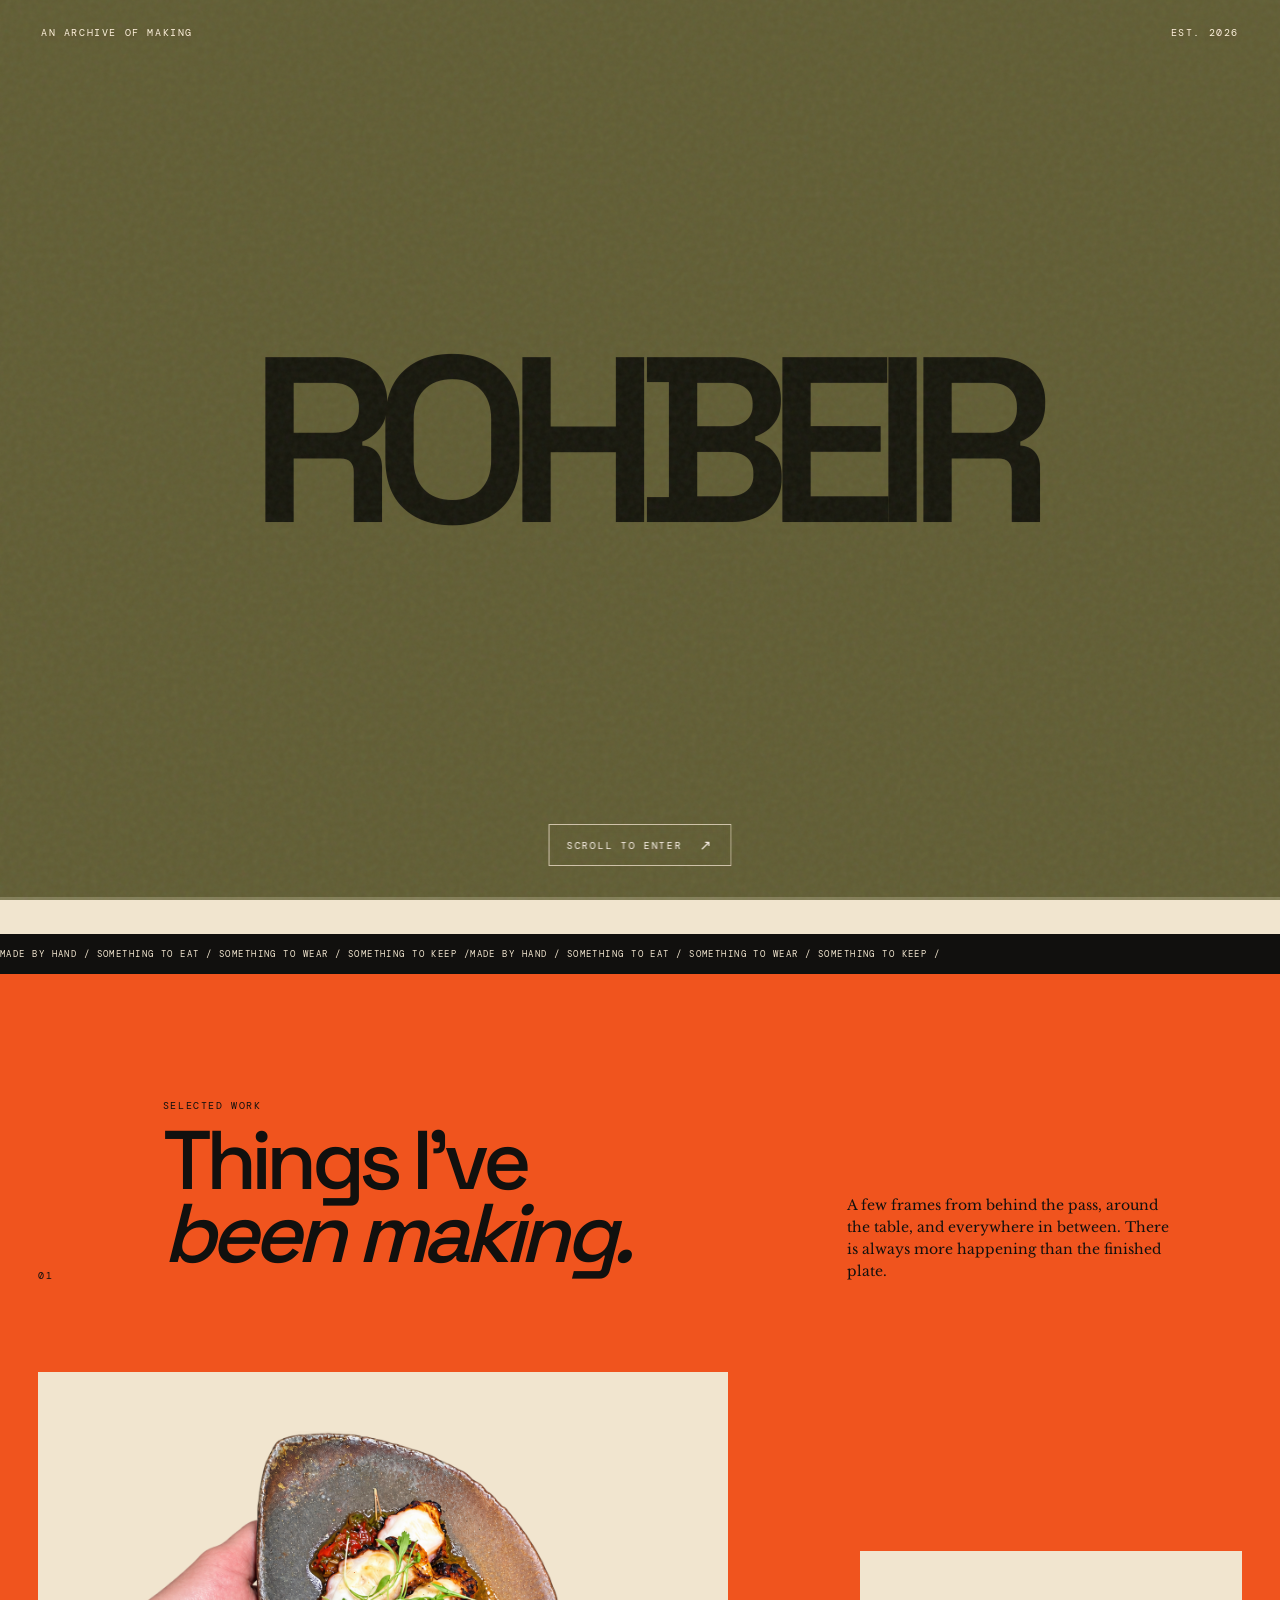
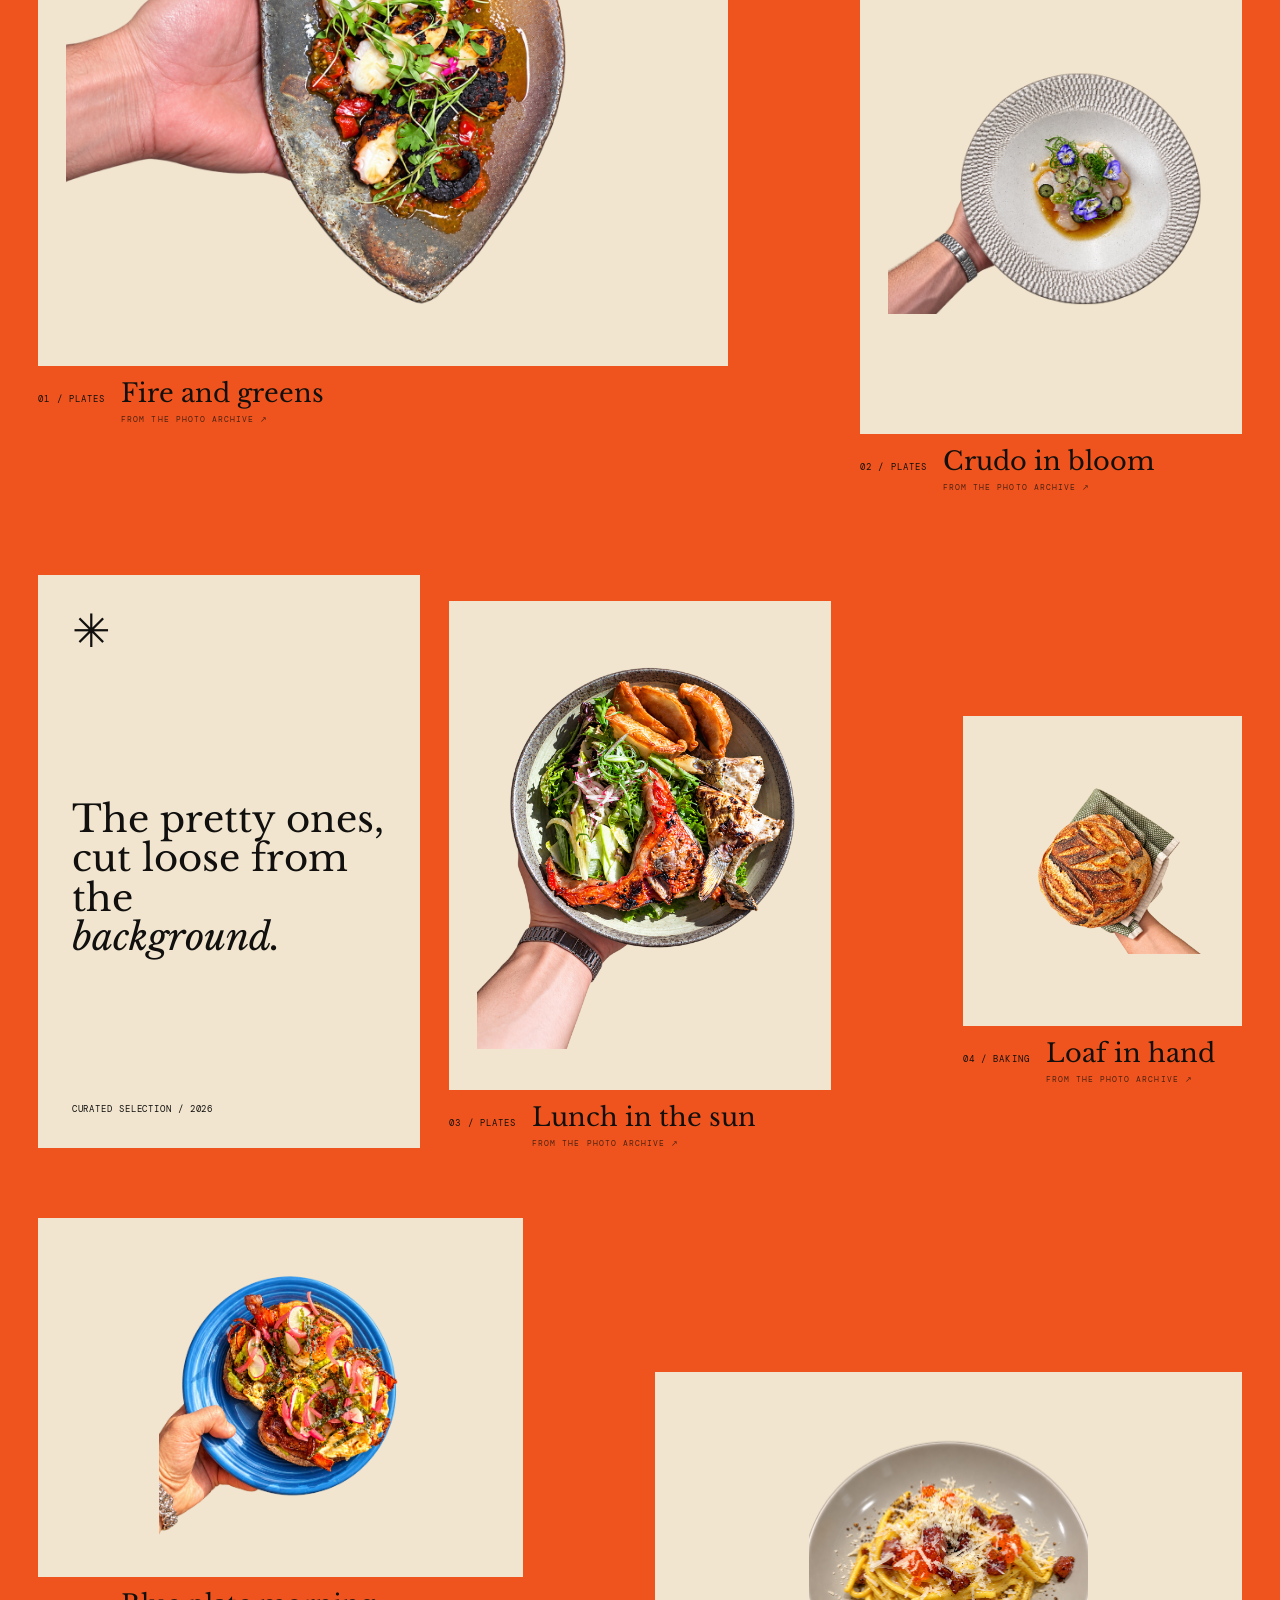
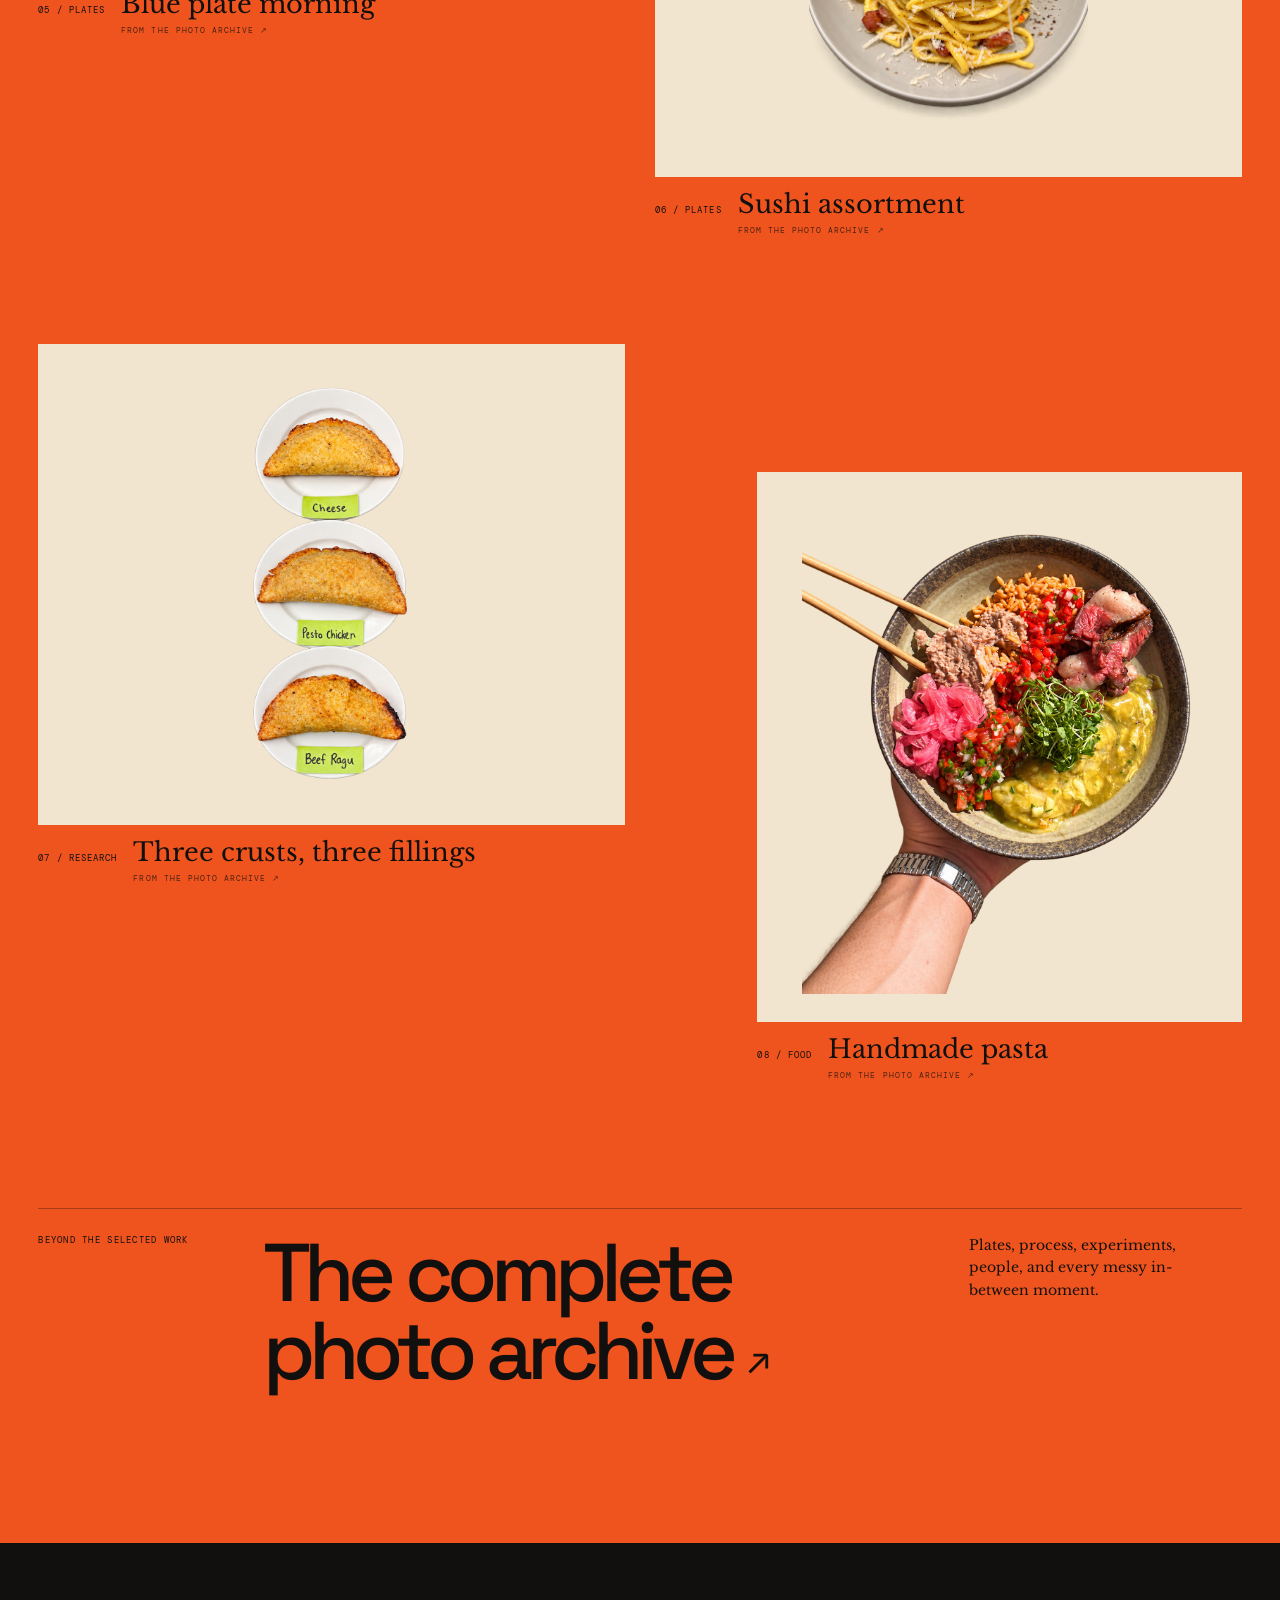
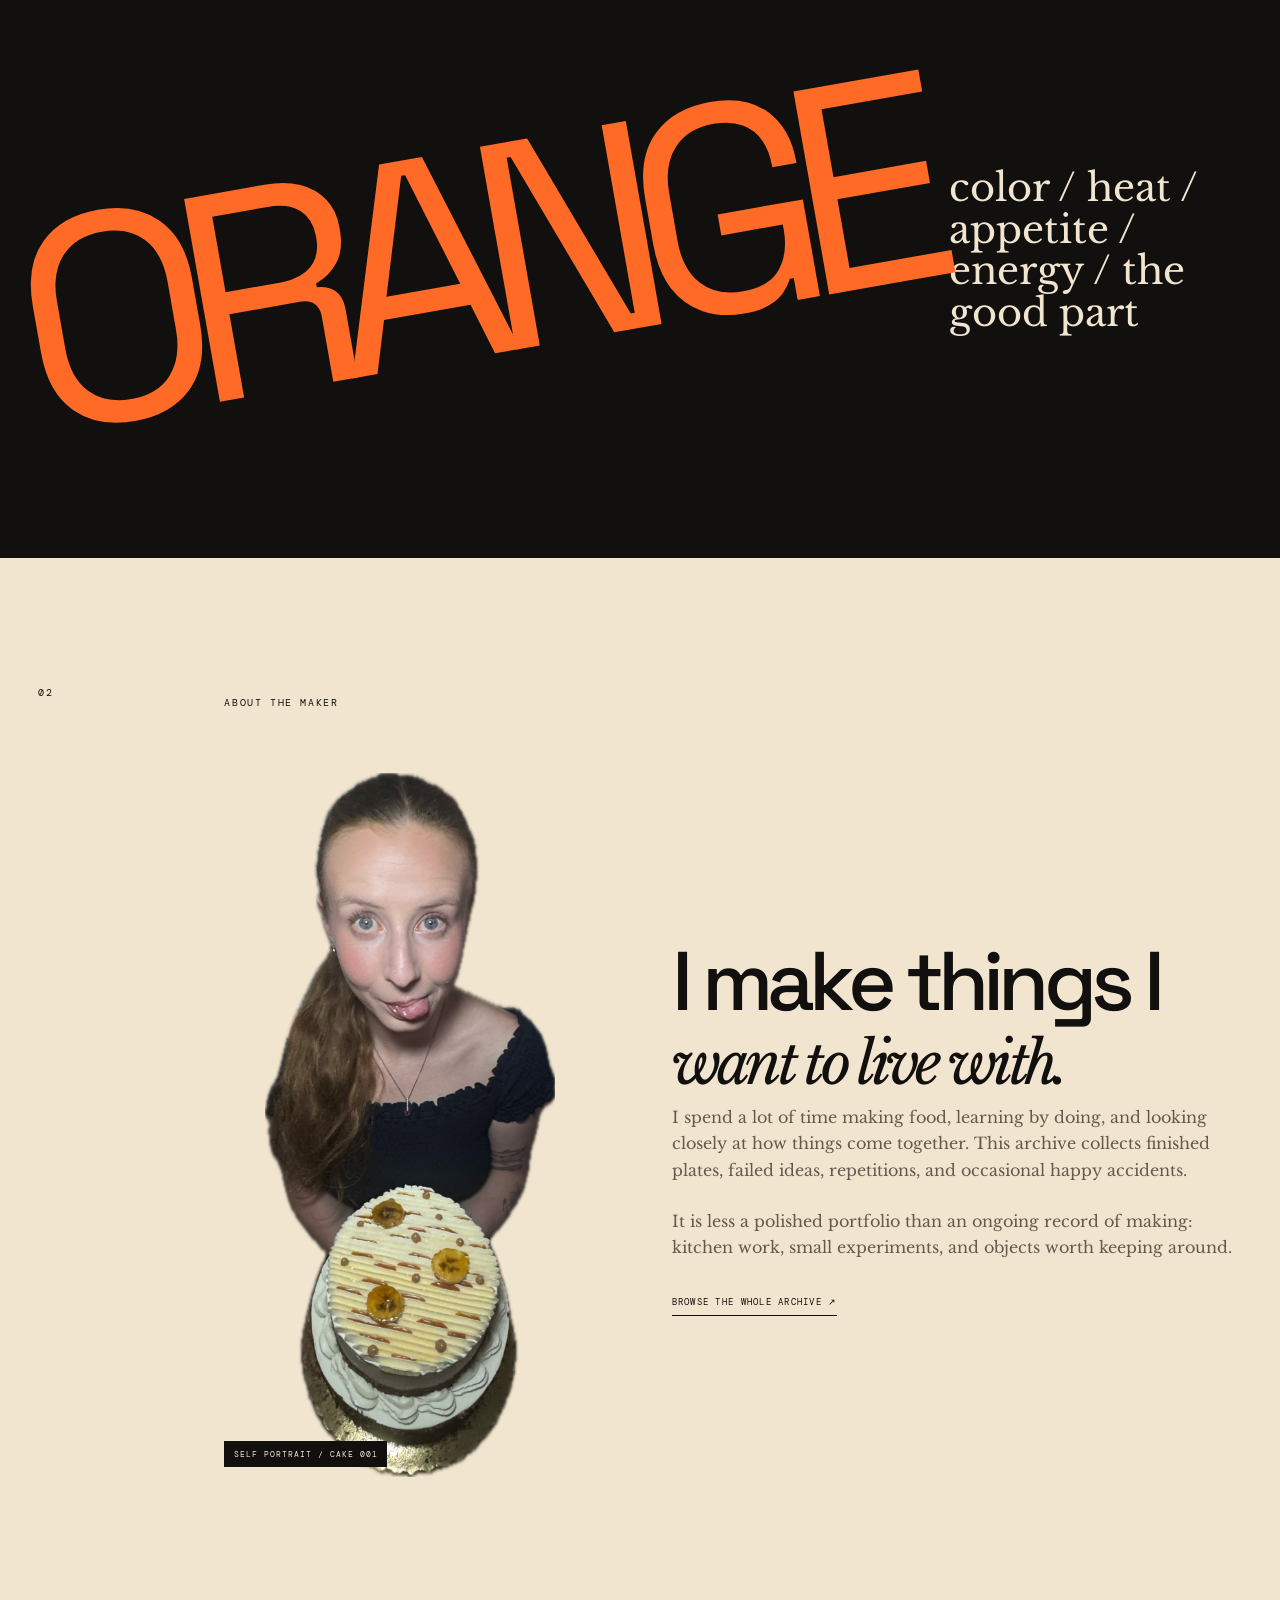
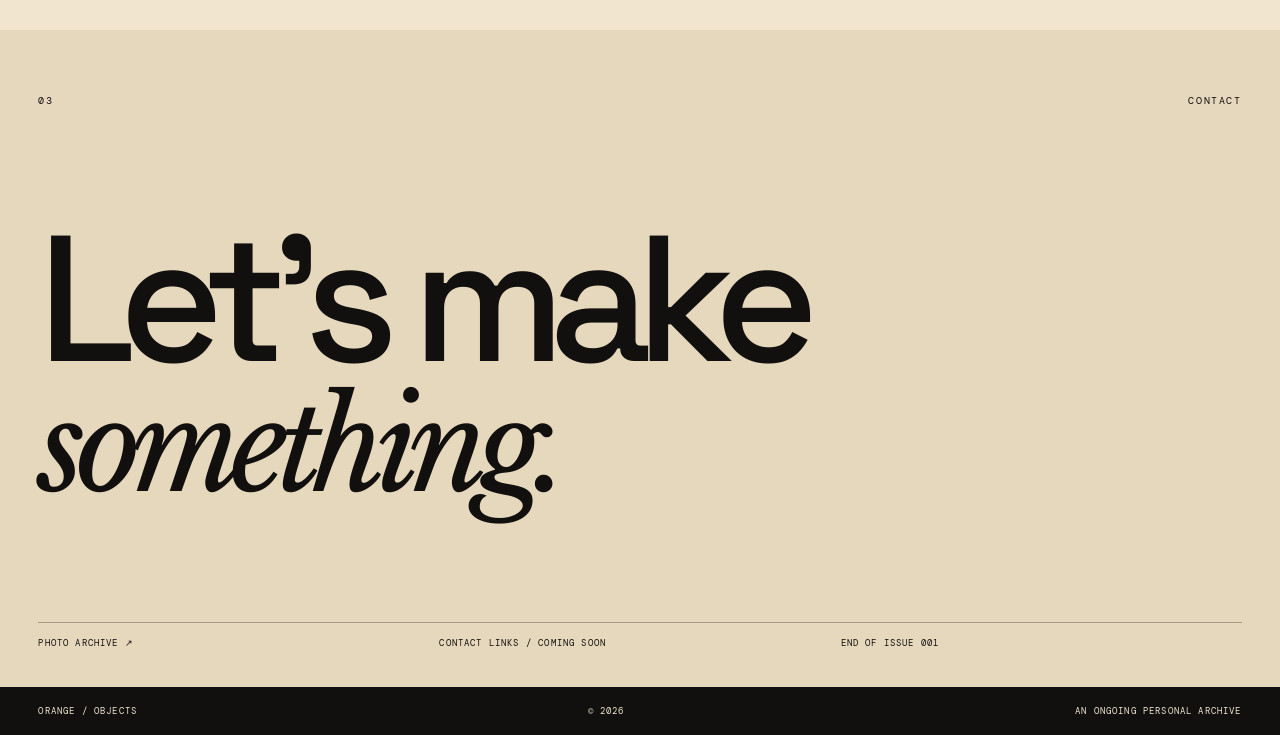
<file: index.html>
<!doctype html>
<html lang="en">
<head>
  <meta charset="utf-8">
  <meta name="viewport" content="width=device-width, initial-scale=1">
  <meta name="description" content="A personal archive of food, jewelry, objects, and things made by hand.">
  <title>ROHBEIR / ORANGE OBJECTS</title>
  <link rel="preconnect" href="https://fonts.googleapis.com">
  <link rel="preconnect" href="https://fonts.gstatic.com" crossorigin>
  <link href="https://fonts.googleapis.com/css2?family=DM+Mono:wght@400;500&family=Libre+Baskerville:ital,wght@0,400;1,400&family=Space+Grotesk:wght@400;500;600&display=swap" rel="stylesheet">
  <link rel="stylesheet" href="style.css?v=20-photo-archive">
</head>
<body>
  <div class="noise" aria-hidden="true"></div>


  <!-- V20: original approved cut-paper flower intro, with curated photography and connected photo archive. -->
  <div class="garden-intro" id="garden-intro" aria-label="ROHBEIR botanical opening. Scroll once to enter the website.">
    <div class="garden-backdrop" id="garden-backdrop" aria-hidden="true"></div>
    <canvas class="garden-canvas" id="garden-canvas" aria-hidden="true"></canvas>
    <h1 class="garden-wordmark" id="garden-wordmark">ROHBEIR</h1>
    <div class="garden-edition" id="garden-edition"><span>AN ARCHIVE OF MAKING</span><span>EST. 2026</span></div>
    <button class="garden-scrollcue" id="garden-scrollcue" type="button" aria-label="Enter the site">SCROLL TO ENTER <span>↗</span></button>
    <div class="garden-progress" aria-hidden="true"><span id="garden-progress-fill"></span></div>
  </div>

  <main id="top">
  <header class="header">
    <a href="#top" class="brand">ROHBEIR<span>®</span></a>
    <div class="header-note">AN ARCHIVE OF MAKING / EATING / LIVING</div>
    <button class="menu" aria-label="Open menu"><i></i><i></i></button>
  </header>

  <div class="menu-panel">
    <a href="#work">01 — SELECTED WORK</a>
    <a href="archive.html">02 — PHOTO ARCHIVE</a>
    <a href="#about">03 — ABOUT</a>
    <a href="#contact">04 — CONTACT</a>
  </div>


    <section class="hero">
      <div class="hero-meta"><span>ISSUE 001 / 2026</span><span>NY / SOMEWHERE</span></div>
      <div class="hero-layout">
        <div class="hero-copy">
          <p class="eyebrow">WELCOME TO</p>
          <h1>orange<br><em>objects</em></h1>
          <p class="lede">A living collection of plates, projects, kitchen experiments and things made by hand.</p>
          <a class="enter" href="archive.html"><span>VIEW<br>THE ARCHIVE</span><b>↗</b></a>
        </div>

        <div class="hero-image">
          <div class="image-frame cutout-frame"><img src="images/cutouts/fire-and-greens-cutout.png" alt="Delicately plated seafood crudo with flowers and green garnish"></div>
          <div class="hero-tag">PLATE / 001<br>CRUDO IN BLOOM</div>
        </div>
        <div class="sun">✳</div>
      </div>
    </section>

    <div class="ticker"><span>MADE BY HAND / SOMETHING TO EAT / SOMETHING TO WEAR / SOMETHING TO KEEP / </span><span>MADE BY HAND / SOMETHING TO EAT / SOMETHING TO WEAR / SOMETHING TO KEEP / </span></div>

    <section id="work" class="work">
      <div class="work-head">
        <div class="num">01</div>
        <div>
          <p class="eyebrow">SELECTED WORK</p>
          <h2>Things I've<br><em>been making.</em></h2>
        </div>
        <p class="work-intro">A few frames from behind the pass, around the table, and everywhere in between. There is always more happening than the finished plate.</p>
      </div>

      <div class="featured-grid">
<a class="featured-card feature--one" href="archive.html" aria-label="Explore the photo archive: Fire and greens">
 <div class="featured-photo cutout-photo"><img loading="lazy" decoding="async" src="images/cutouts/crudo-in-bloom-cutout.png" alt="Charred seafood with greens and a glossy sauce on an irregular plate"></div>
 <div class="featured-meta"><span>01 / PLATES</span><strong>Fire and greens</strong><small>FROM THE PHOTO ARCHIVE ↗</small></div>
 </a><a class="featured-card feature--two" href="archive.html" aria-label="Explore the photo archive: Crudo in bloom">
 <div class="featured-photo cutout-photo"><img loading="lazy" decoding="async" src="images/cutouts/fire-and-greens-cutout.png" alt="Delicately plated seafood crudo with flowers and green garnish"></div>
 <div class="featured-meta"><span>02 / PLATES</span><strong>Crudo in bloom</strong><small>FROM THE PHOTO ARCHIVE ↗</small></div>
 </a><div class="featured-note"><span class="featured-glyph">✳</span><p>The pretty ones,<br>cut loose from the<br><em>background.</em></p><span class="featured-note-label">CURATED SELECTION / 2026</span></div>
<a class="featured-card feature--three" href="archive.html" aria-label="Explore the photo archive: Lunch in the sun">
 <div class="featured-photo cutout-photo"><img loading="lazy" decoding="async" src="images/cutouts/lunch-in-the-sun-cutout.png" alt="A composed lunch bowl held in a hand"></div>
 <div class="featured-meta"><span>03 / PLATES</span><strong>Lunch in the sun</strong><small>FROM THE PHOTO ARCHIVE ↗</small></div>
 </a><a class="featured-card feature--four" href="archive.html" aria-label="Explore the photo archive: Loaf in hand">
 <div class="featured-photo cutout-photo"><img loading="lazy" decoding="async" src="images/cutouts/panzerotti-trio-cutout.png" alt="A rustic round sourdough loaf supported on a folded cloth"></div>
 <div class="featured-meta"><span>04 / BAKING</span><strong>Loaf in hand</strong><small>FROM THE PHOTO ARCHIVE ↗</small></div>
 </a><a class="featured-card feature--five" href="archive.html" aria-label="Explore the photo archive: Blue plate morning">
 <div class="featured-photo cutout-photo"><img loading="lazy" decoding="async" src="images/cutouts/blue-plate-cutout.png" alt="A bright blue plate holding a vibrant savory dish"></div>
 <div class="featured-meta"><span>05 / PLATES</span><strong>Blue plate morning</strong><small>FROM THE PHOTO ARCHIVE ↗</small></div>
 </a><a class="featured-card feature--six" href="archive.html" aria-label="Explore the photo archive: Sushi assortment">
 <div class="featured-photo cutout-photo"><img loading="lazy" decoding="async" src="images/cutouts/sushi-assortment-cutout.png" alt="A sushi assortment on a white plate"></div>
 <div class="featured-meta"><span>06 / PLATES</span><strong>Sushi assortment</strong><small>FROM THE PHOTO ARCHIVE ↗</small></div>
 </a><a class="featured-card feature--seven" href="archive.html" aria-label="Explore the photo archive: Three crusts, three fillings">
 <div class="featured-photo cutout-photo"><img loading="lazy" decoding="async" src="images/cutouts/loaf-in-hand-cutout.png" alt="Three panzerotti prototypes marked cheese, pesto chicken and beef ragu"></div>
 <div class="featured-meta"><span>07 / RESEARCH</span><strong>Three crusts, three fillings</strong><small>FROM THE PHOTO ARCHIVE ↗</small></div>
 </a><a class="featured-card feature--eight" href="archive.html" aria-label="Explore the photo archive: Handmade pasta">
 <div class="featured-photo cutout-photo"><img loading="lazy" decoding="async" src="images/cutouts/pasta-bowl-cutout.png" alt="A gray bowl of handmade pasta with cheese and bright garnish"></div>
 <div class="featured-meta"><span>08 / FOOD</span><strong>Handmade pasta</strong><small>FROM THE PHOTO ARCHIVE ↗</small></div>
 </a></div></div>
<div class="archive-callout"><span>BEYOND THE SELECTED WORK</span><a href="archive.html">The complete photo archive <b>↗</b></a><p>Plates, process, experiments, people, and every messy in-between moment.</p></div>
    </section>

    <section class="orange-break">
      <div class="giant">ORANGE</div>
      <p>color / heat / appetite / energy / the good part</p>
    </section>

    <section id="about" class="about">
      <div class="num">02</div>
      <div class="about-content">
        <p class="eyebrow">ABOUT THE MAKER</p>
        <div class="about-grid">
          <div class="portrait-wrap">
            <img src="images/04-maker-cake.png" alt="Portrait of the maker holding a decorated cake">
            <span>SELF PORTRAIT / CAKE 001</span>
          </div>
          <div class="about-copy">
            <h2>I make things I<br><em>want to live with.</em></h2>
            <p>I spend a lot of time making food, learning by doing, and looking closely at how things come together. This archive collects finished plates, failed ideas, repetitions, and occasional happy accidents.</p>
            <p>It is less a polished portfolio than an ongoing record of making: kitchen work, small experiments, and objects worth keeping around.</p>
            <a href="archive.html" class="underline">BROWSE THE WHOLE ARCHIVE ↗</a>
          </div>
        </div>
      </div>
    </section>

    <section id="contact" class="contact">
      <div class="contact-label"><span class="num">03</span><span class="eyebrow">CONTACT</span></div>
      <h2>Let's make<br><em>something.</em></h2>
      <div class="contact-row">
        <a href="archive.html">PHOTO ARCHIVE ↗</a>
        <span>CONTACT LINKS / COMING SOON</span>
        <span>END OF ISSUE 001</span>
      </div>
    </section>
  </main>

  <footer><span>ORANGE / OBJECTS</span><span>© 2026</span><span>AN ONGOING PERSONAL ARCHIVE</span></footer>
  <script src="script.js?v=20-photo-archive" defer></script>
</body>
</html>
</file>
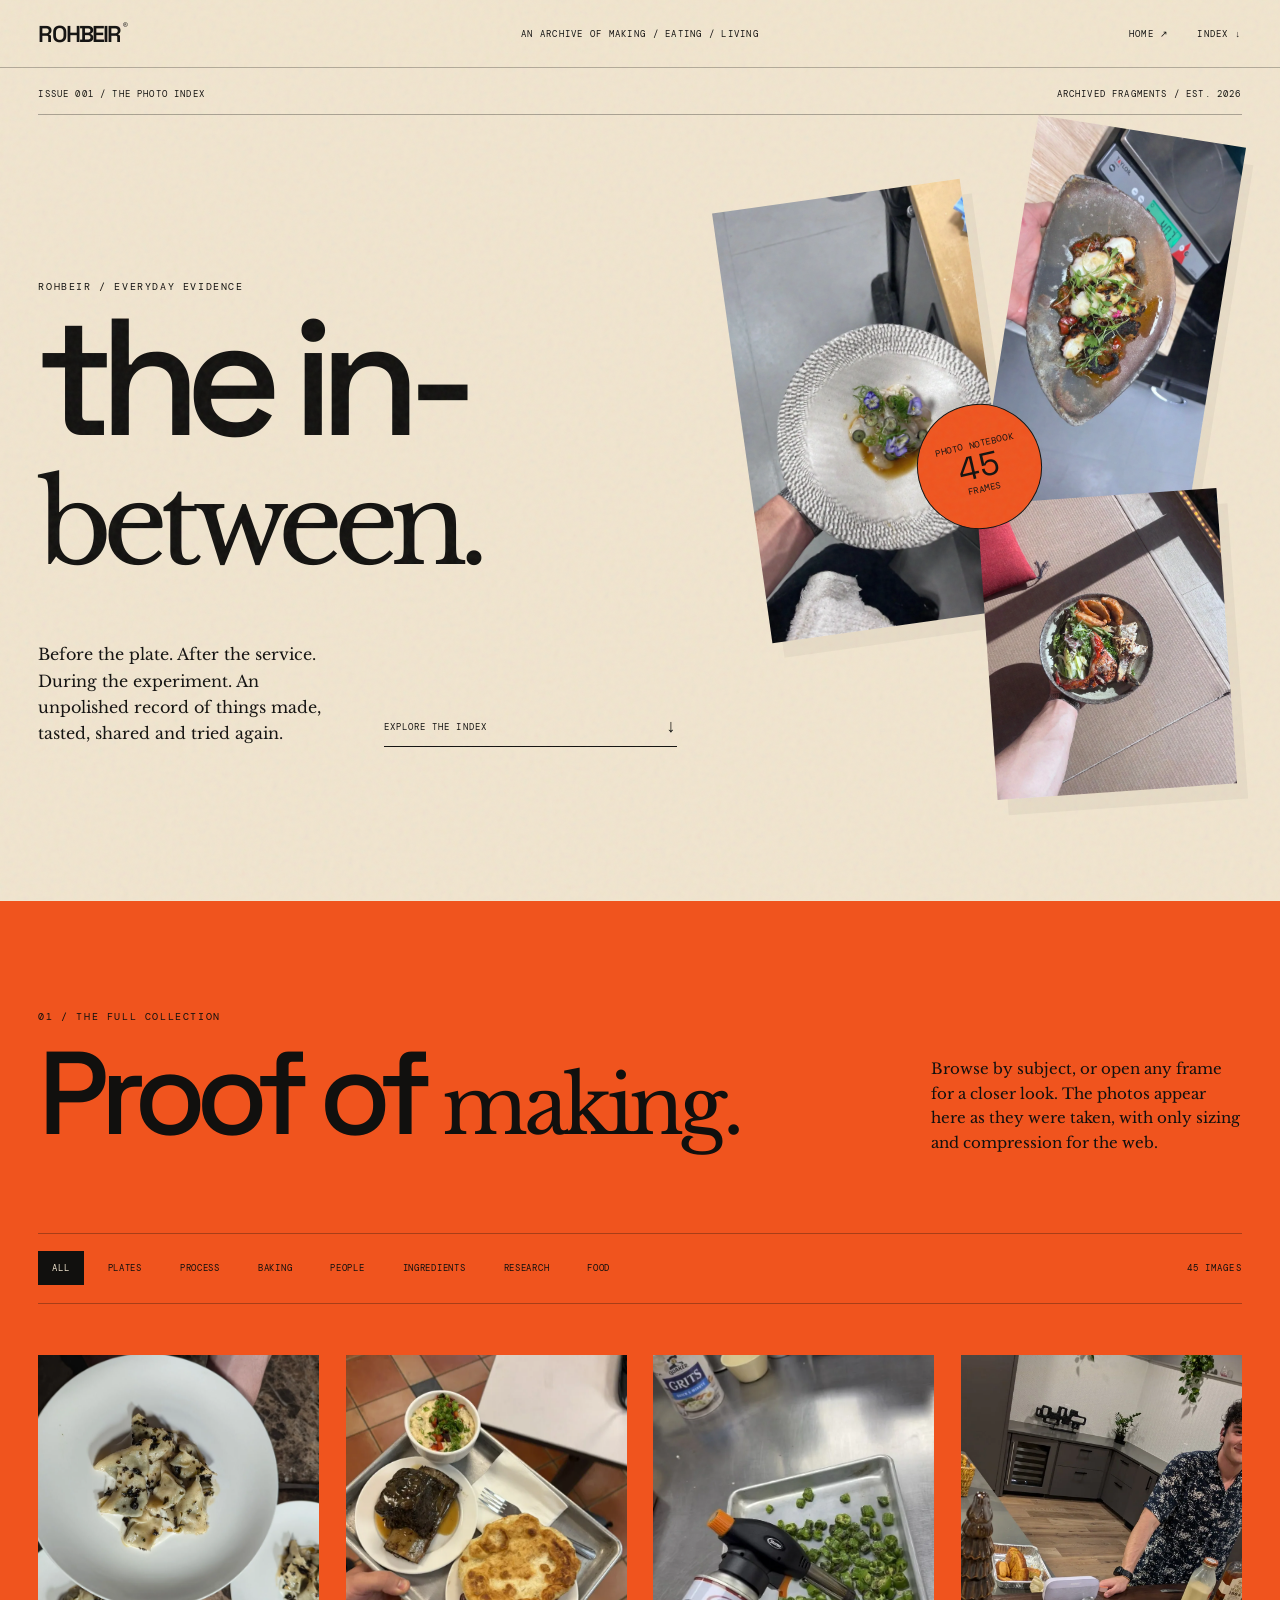
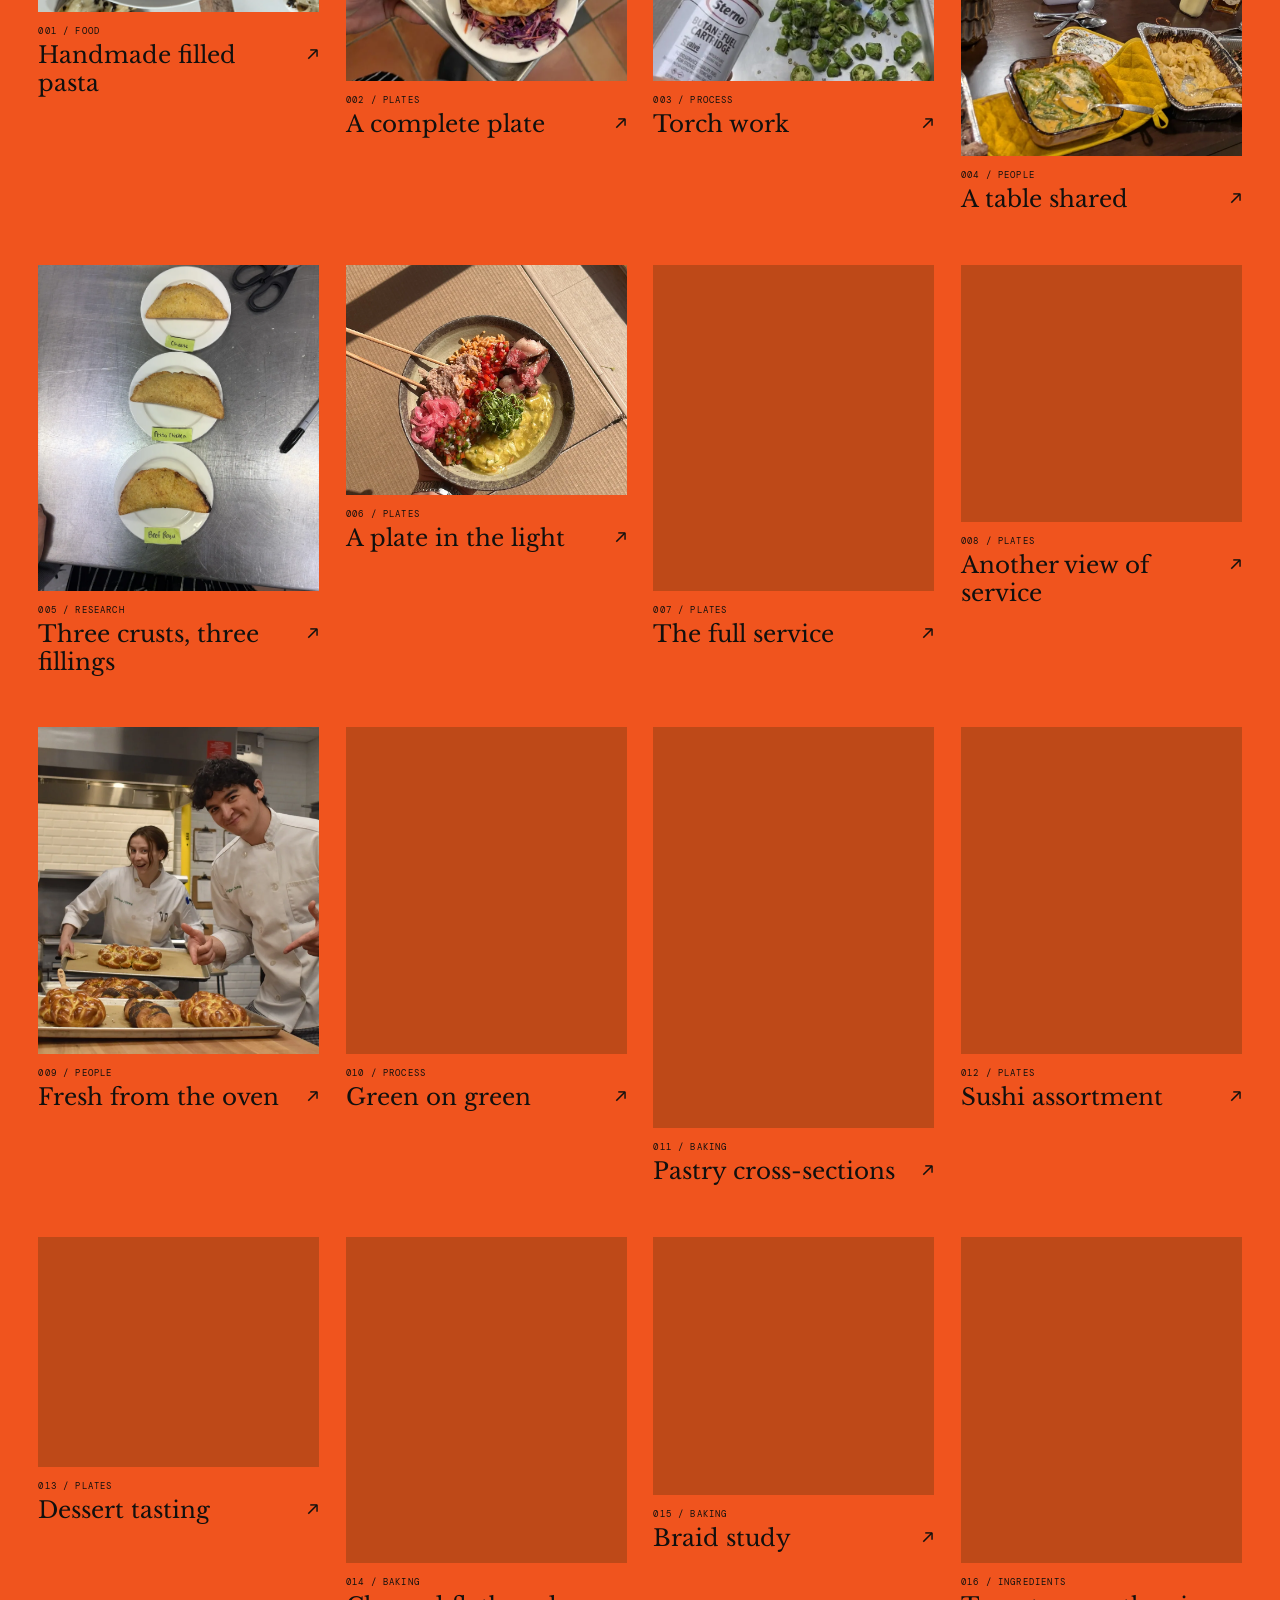
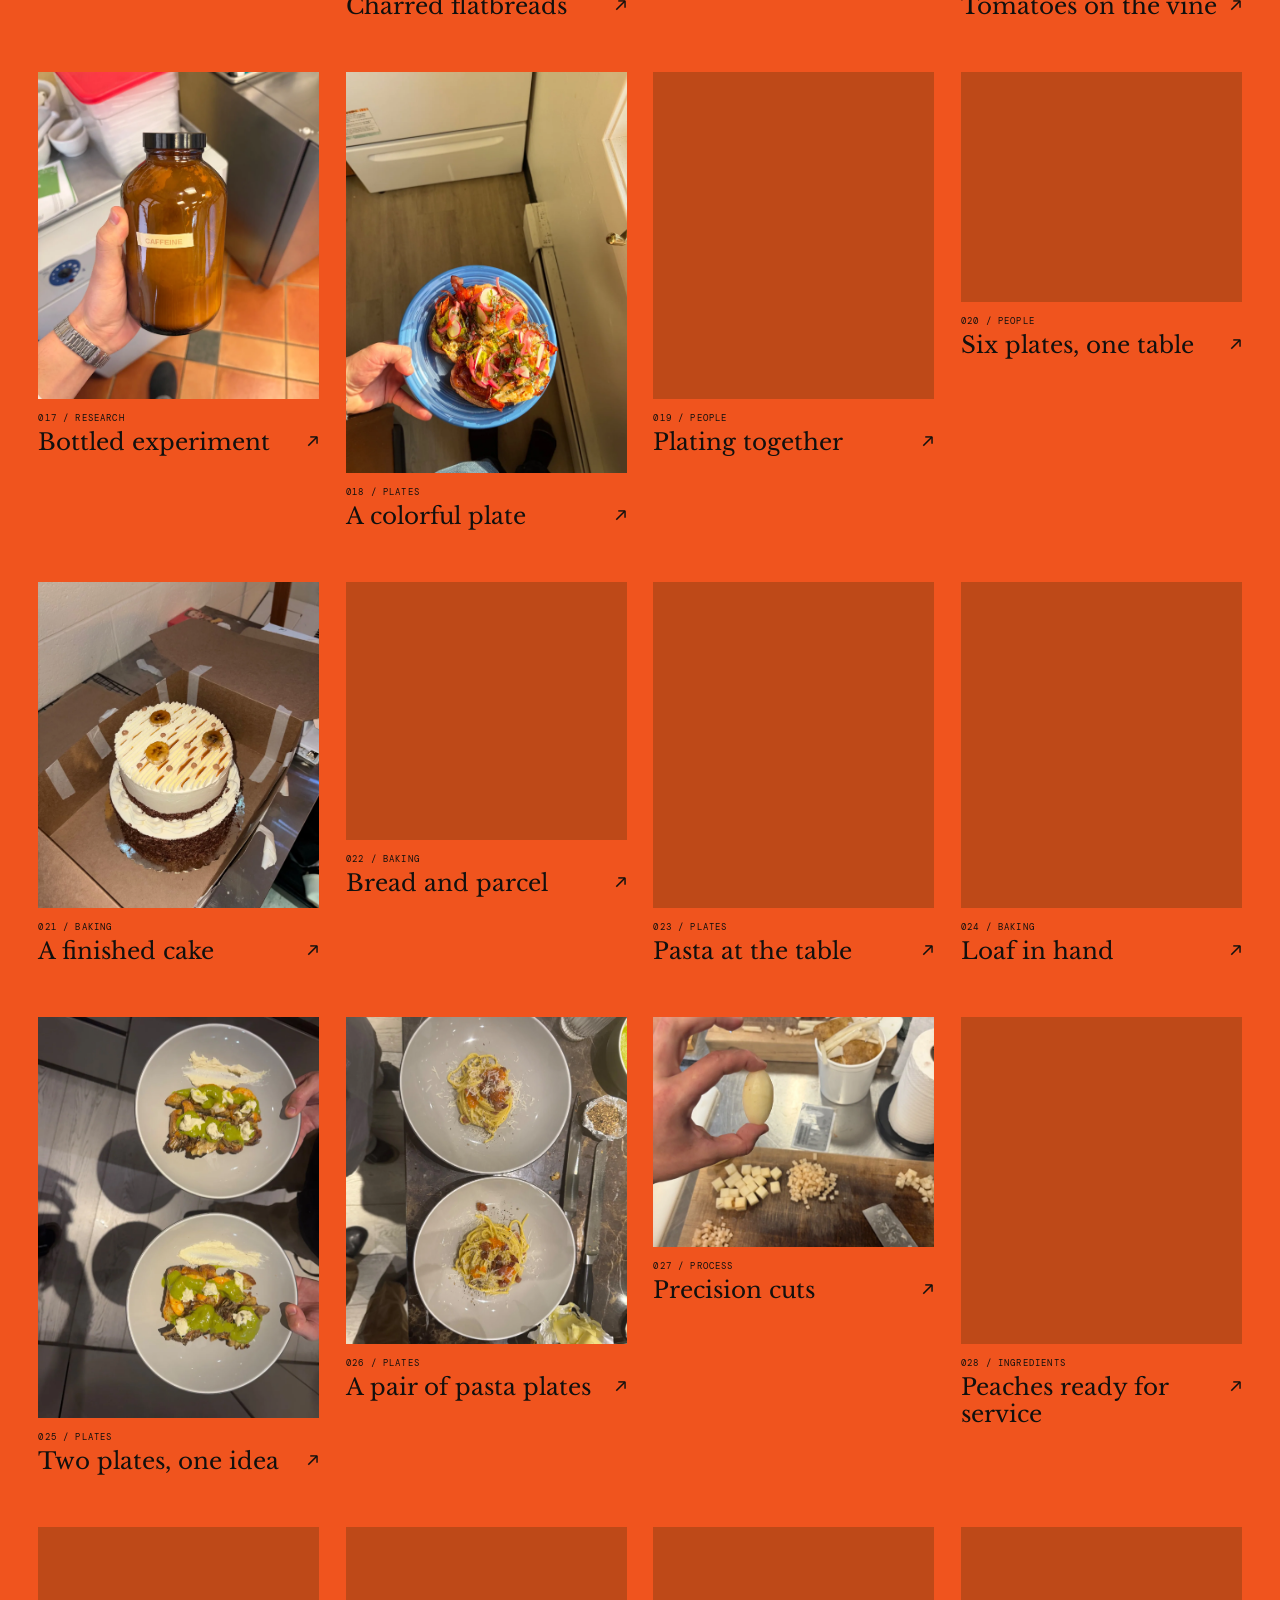
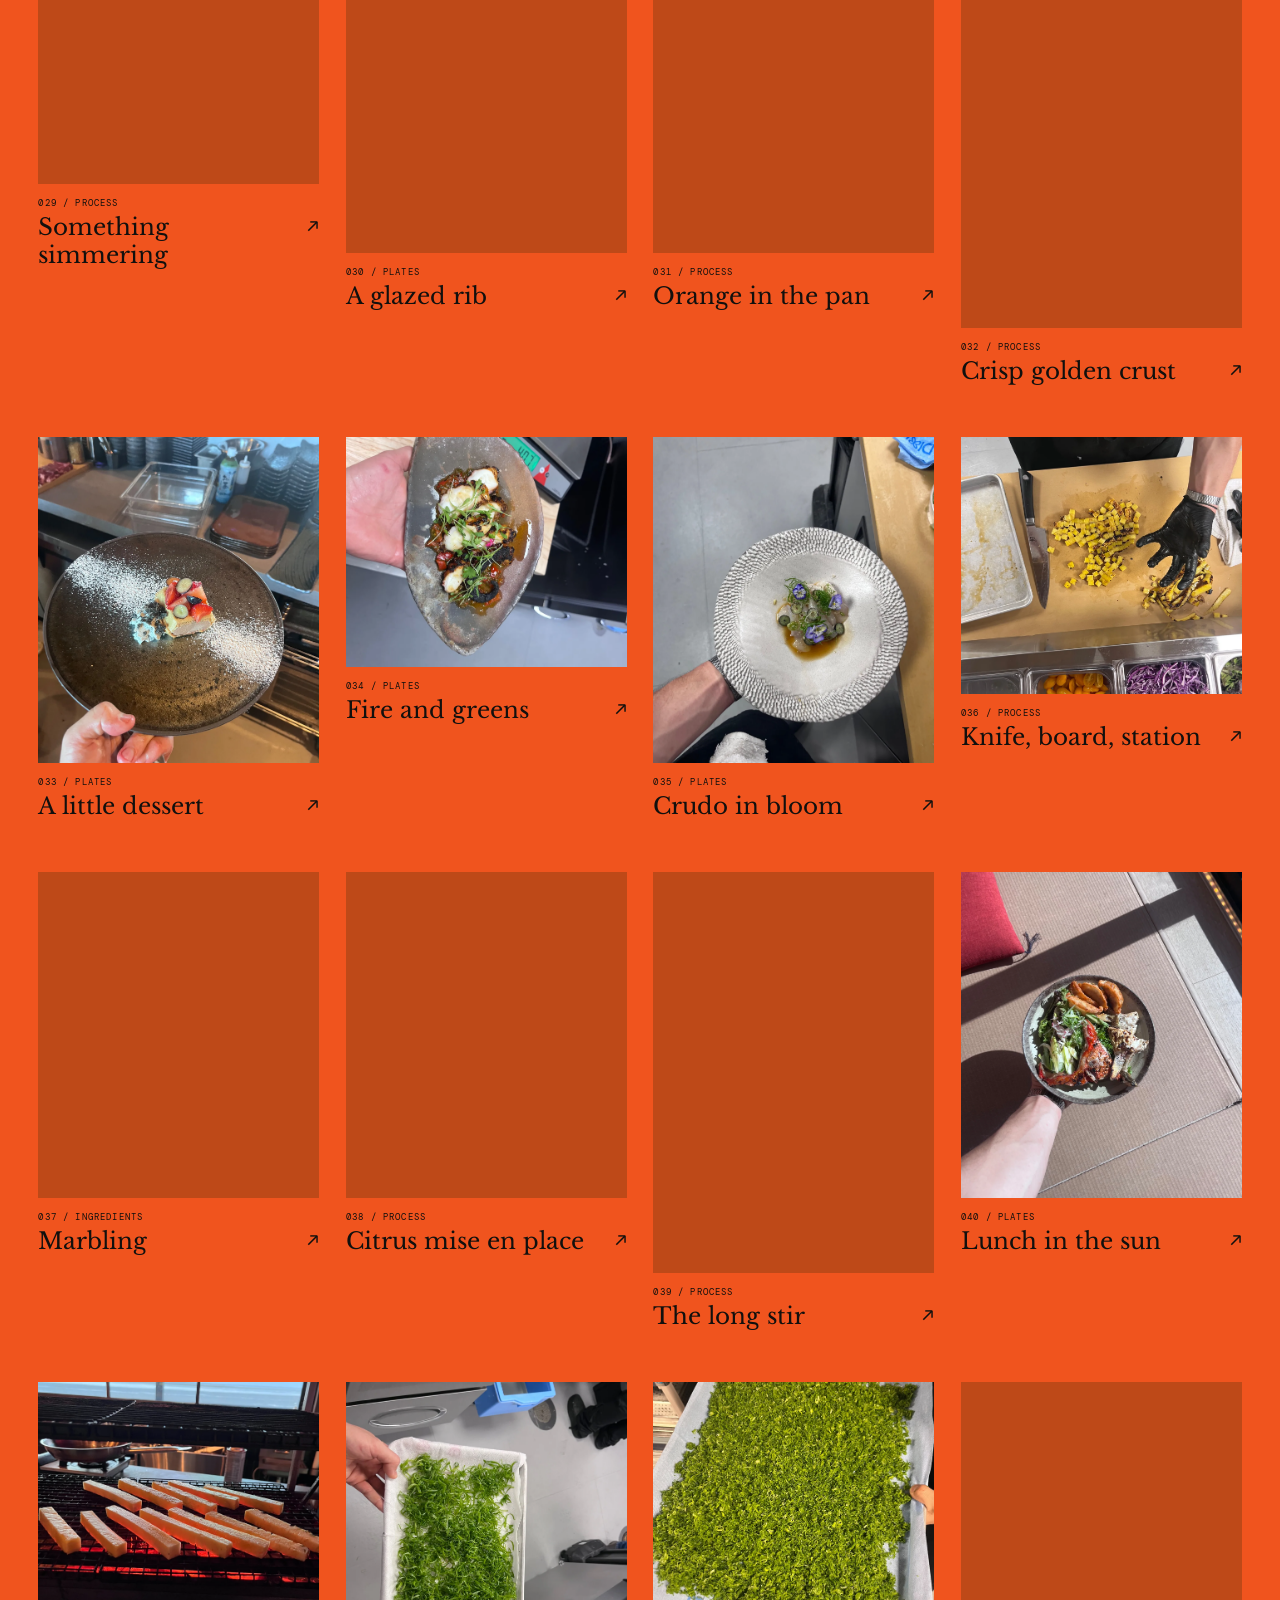
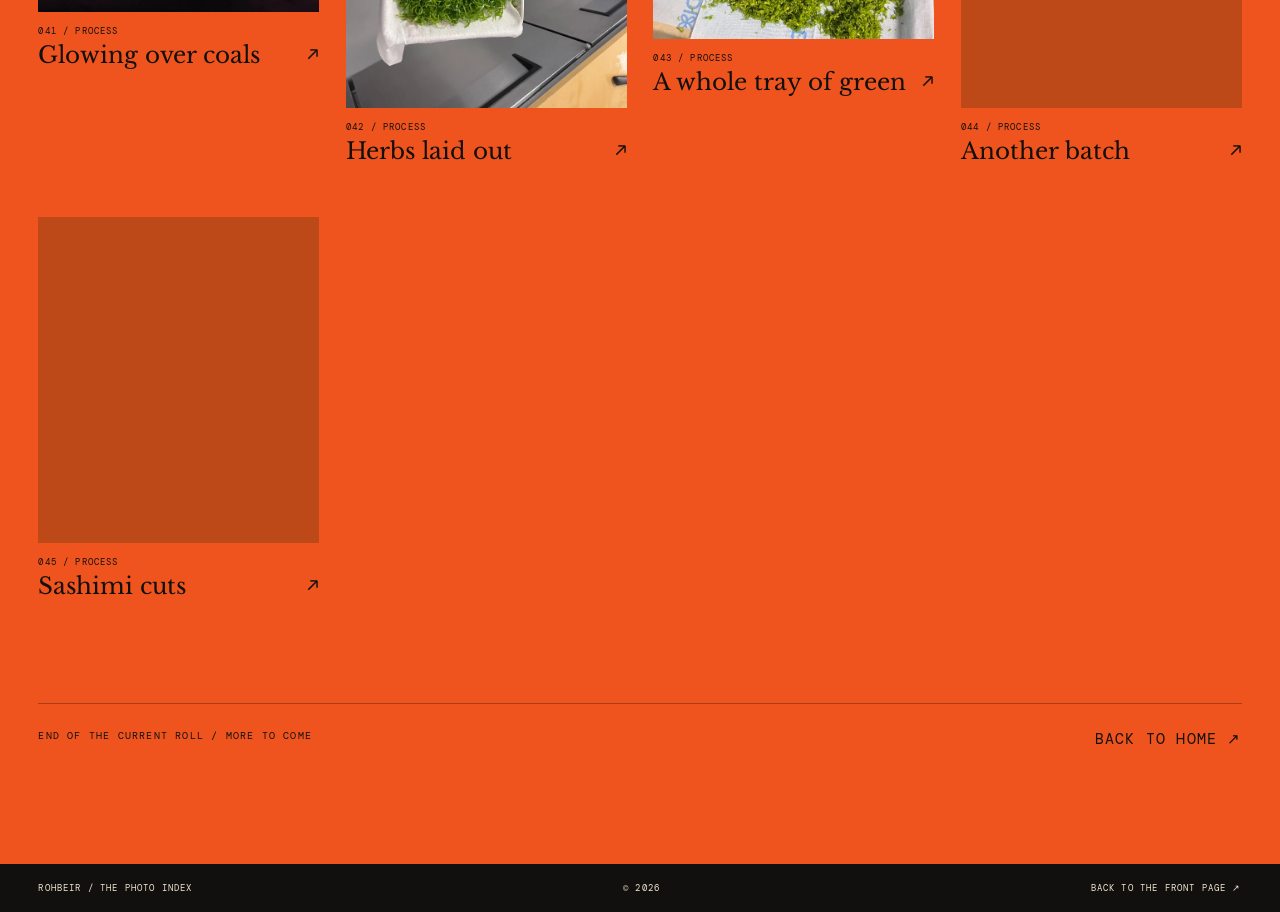
<file: archive.html>
<!doctype html>
<html lang="en">
<head>
<meta charset="utf-8"><meta name="viewport" content="width=device-width,initial-scale=1">
<meta name="description" content="The ROHBEIR photo archive — plates, process, experiments, baking, and life around the kitchen.">
<title>PHOTO ARCHIVE / ROHBEIR</title>
<link rel="preconnect" href="https://fonts.googleapis.com">
<link rel="preconnect" href="https://fonts.gstatic.com" crossorigin>
<link href="https://fonts.googleapis.com/css2?family=DM+Mono:wght@400;500&family=Libre+Baskerville:ital,wght@0,400;1,400&family=Space+Grotesk:wght@400;500;600&display=swap" rel="stylesheet">
<link rel="stylesheet" href="style.css?v=20-photo-archive">
</head>
<body class="archive-page">
<header class="header archive-header"><a class="brand" href="index.html">ROHBEIR<span>®</span></a>
<div class="header-note">AN ARCHIVE OF MAKING / EATING / LIVING</div>
<nav class="archive-header-links" aria-label="Primary navigation"><a href="index.html">HOME ↗</a><a href="#photo-index">INDEX ↓</a></nav>
</header>
<main>
<section class="archive-hero">
<div class="archive-topline"><span>ISSUE 001 / THE PHOTO INDEX</span><span>ARCHIVED FRAGMENTS / EST. 2026</span></div>
<div class="archive-hero-grid"><div class="archive-lead"><p class="eyebrow">ROHBEIR / EVERYDAY EVIDENCE</p>
<h1>the in-<br><em>between.</em></h1>
<div class="archive-lead-bottom"><p>Before the plate. After the service. During the experiment. An unpolished record of things made, tasted, shared and tried again.</p><a class="archive-down" href="#photo-index">EXPLORE THE INDEX <span>↓</span></a></div>
</div><div class="archive-hero-photos"><img src="images/archive/35-img-7842.webp" alt="Delicately plated seafood crudo with flowers and green garnish" class="archive-cover-1"><img src="images/archive/34-img-7799.webp" alt="Charred seafood with greens and a glossy sauce on an irregular plate" class="archive-cover-2"><img src="images/archive/40-img-8088.webp" alt="A composed lunch bowl held over a tatami mat" class="archive-cover-3"><div class="archive-stamp">PHOTO NOTEBOOK<br><strong>45</strong> FRAMES</div></div></div>
</section>
<section class="archive-index-section" id="photo-index">
<div class="archive-index-top"><div><span class="eyebrow">01 / THE FULL COLLECTION</span><h2>Proof of <em>making.</em></h2></div>
<p>Browse by subject, or open any frame for a closer look. The photos appear here as they were taken, with only sizing and compression for the web.</p></div>
<div class="archive-filter-bar"><div class="archive-filters" role="group" aria-label="Filter photos"><button type="button" class="filter-tab active" data-filter="All" aria-pressed="true">ALL</button>
<button type="button" class="filter-tab" data-filter="Plates" aria-pressed="false">PLATES</button>
<button type="button" class="filter-tab" data-filter="Process" aria-pressed="false">PROCESS</button>
<button type="button" class="filter-tab" data-filter="Baking" aria-pressed="false">BAKING</button>
<button type="button" class="filter-tab" data-filter="People" aria-pressed="false">PEOPLE</button>
<button type="button" class="filter-tab" data-filter="Ingredients" aria-pressed="false">INGREDIENTS</button>
<button type="button" class="filter-tab" data-filter="Research" aria-pressed="false">RESEARCH</button>
<button type="button" class="filter-tab" data-filter="Food" aria-pressed="false">FOOD</button></div><span class="archive-count" id="archive-count" aria-live="polite">45 IMAGES</span></div>
<div class="archive-grid" id="archive-grid"><button class="archive-card" type="button" data-category="Food" data-index="0" aria-label="View image: Handmade filled pasta">
 <span class="archive-photo"><img src="images/archive/01-1000005066.webp" alt="A bowl of handmade filled pasta with a dark flecked sauce" loading="lazy" decoding="async"></span>
 <span class="archive-caption"><span class="archive-index">001 / FOOD</span><span class="archive-card-title">Handmade filled pasta</span><span class="archive-arrow">↗</span></span>
 </button>
<button class="archive-card" type="button" data-category="Plates" data-index="1" aria-label="View image: A complete plate">
 <span class="archive-photo"><img src="images/archive/02-143e9c9c-eafc-4210.webp" alt="A tray with glazed beef, grits, flatbread and cabbage" loading="lazy" decoding="async"></span>
 <span class="archive-caption"><span class="archive-index">002 / PLATES</span><span class="archive-card-title">A complete plate</span><span class="archive-arrow">↗</span></span>
 </button>
<button class="archive-card" type="button" data-category="Process" data-index="2" aria-label="View image: Torch work">
 <span class="archive-photo"><img src="images/archive/03-2fd65cc2-56b4-4612.webp" alt="Green vegetable slices being charred with a kitchen torch" loading="lazy" decoding="async"></span>
 <span class="archive-caption"><span class="archive-index">003 / PROCESS</span><span class="archive-card-title">Torch work</span><span class="archive-arrow">↗</span></span>
 </button>
<button class="archive-card" type="button" data-category="People" data-index="3" aria-label="View image: A table shared">
 <span class="archive-photo"><img src="images/archive/04-511286678746344852.webp" alt="A chef standing by a table full of prepared dishes" loading="lazy" decoding="async"></span>
 <span class="archive-caption"><span class="archive-index">004 / PEOPLE</span><span class="archive-card-title">A table shared</span><span class="archive-arrow">↗</span></span>
 </button>
<button class="archive-card" type="button" data-category="Research" data-index="4" aria-label="View image: Three crusts, three fillings">
 <span class="archive-photo"><img src="images/archive/05-5f0a9abb-4665-489c.webp" alt="Three panzerotti prototypes marked cheese, pesto chicken and beef ragu" loading="lazy" decoding="async"></span>
 <span class="archive-caption"><span class="archive-index">005 / RESEARCH</span><span class="archive-card-title">Three crusts, three fillings</span><span class="archive-arrow">↗</span></span>
 </button>
<button class="archive-card" type="button" data-category="Plates" data-index="5" aria-label="View image: A plate in the light">
 <span class="archive-photo"><img src="images/archive/06-7f1c8cac-57f0-41ae.webp" alt="A colorful composed dish held in natural sunlight" loading="lazy" decoding="async"></span>
 <span class="archive-caption"><span class="archive-index">006 / PLATES</span><span class="archive-card-title">A plate in the light</span><span class="archive-arrow">↗</span></span>
 </button>
<button class="archive-card" type="button" data-category="Plates" data-index="6" aria-label="View image: The full service">
 <span class="archive-photo"><img src="images/archive/07-82ca5891-fc9a-4f0d.webp" alt="A finished plate with grits, glazed beef, vegetables and breads" loading="lazy" decoding="async"></span>
 <span class="archive-caption"><span class="archive-index">007 / PLATES</span><span class="archive-card-title">The full service</span><span class="archive-arrow">↗</span></span>
 </button>
<button class="archive-card" type="button" data-category="Plates" data-index="7" aria-label="View image: Another view of service">
 <span class="archive-photo"><img src="images/archive/08-a7cafe94-8281-4ddc.webp" alt="A plated meal with glazed beef, grits and vegetables" loading="lazy" decoding="async"></span>
 <span class="archive-caption"><span class="archive-index">008 / PLATES</span><span class="archive-card-title">Another view of service</span><span class="archive-arrow">↗</span></span>
 </button>
<button class="archive-card" type="button" data-category="People" data-index="8" aria-label="View image: Fresh from the oven">
 <span class="archive-photo"><img src="images/archive/09-d35-7598.webp" alt="Two chefs in a professional kitchen with trays of braided bread" loading="lazy" decoding="async"></span>
 <span class="archive-caption"><span class="archive-index">009 / PEOPLE</span><span class="archive-card-title">Fresh from the oven</span><span class="archive-arrow">↗</span></span>
 </button>
<button class="archive-card" type="button" data-category="Process" data-index="9" aria-label="View image: Green on green">
 <span class="archive-photo"><img src="images/archive/10-e2f9c262-5d39-43d8.webp" alt="Large tray of finely cut fresh green herbs" loading="lazy" decoding="async"></span>
 <span class="archive-caption"><span class="archive-index">010 / PROCESS</span><span class="archive-card-title">Green on green</span><span class="archive-arrow">↗</span></span>
 </button>
<button class="archive-card" type="button" data-category="Baking" data-index="10" aria-label="View image: Pastry cross-sections">
 <span class="archive-photo"><img src="images/archive/11-img-0676.webp" alt="A tray of laminated filled pastries sliced to show the interior" loading="lazy" decoding="async"></span>
 <span class="archive-caption"><span class="archive-index">011 / BAKING</span><span class="archive-card-title">Pastry cross-sections</span><span class="archive-arrow">↗</span></span>
 </button>
<button class="archive-card" type="button" data-category="Plates" data-index="11" aria-label="View image: Sushi assortment">
 <span class="archive-photo"><img src="images/archive/12-img-1436.webp" alt="A platter of nigiri, maki, and fried sushi rolls" loading="lazy" decoding="async"></span>
 <span class="archive-caption"><span class="archive-index">012 / PLATES</span><span class="archive-card-title">Sushi assortment</span><span class="archive-arrow">↗</span></span>
 </button>
<button class="archive-card" type="button" data-category="Plates" data-index="12" aria-label="View image: Dessert tasting">
 <span class="archive-photo"><img src="images/archive/13-img-2081.webp" alt="Six assorted plated desserts arranged on an outdoor table" loading="lazy" decoding="async"></span>
 <span class="archive-caption"><span class="archive-index">013 / PLATES</span><span class="archive-card-title">Dessert tasting</span><span class="archive-arrow">↗</span></span>
 </button>
<button class="archive-card" type="button" data-category="Baking" data-index="13" aria-label="View image: Charred flatbreads">
 <span class="archive-photo"><img src="images/archive/14-img-2092.webp" alt="A stack of rustic golden flatbreads in a metal tray" loading="lazy" decoding="async"></span>
 <span class="archive-caption"><span class="archive-index">014 / BAKING</span><span class="archive-card-title">Charred flatbreads</span><span class="archive-arrow">↗</span></span>
 </button>
<button class="archive-card" type="button" data-category="Baking" data-index="14" aria-label="View image: Braid study">
 <span class="archive-photo"><img src="images/archive/15-img-2415.webp" alt="Unbaked braided pastry resting in a long loaf mold" loading="lazy" decoding="async"></span>
 <span class="archive-caption"><span class="archive-index">015 / BAKING</span><span class="archive-card-title">Braid study</span><span class="archive-arrow">↗</span></span>
 </button>
<button class="archive-card" type="button" data-category="Ingredients" data-index="15" aria-label="View image: Tomatoes on the vine">
 <span class="archive-photo"><img src="images/archive/16-img-3129.webp" alt="A crate densely filled with bright red tomatoes" loading="lazy" decoding="async"></span>
 <span class="archive-caption"><span class="archive-index">016 / INGREDIENTS</span><span class="archive-card-title">Tomatoes on the vine</span><span class="archive-arrow">↗</span></span>
 </button>
<button class="archive-card" type="button" data-category="Research" data-index="16" aria-label="View image: Bottled experiment">
 <span class="archive-photo"><img src="images/archive/17-img-3654.webp" alt="An amber bottle labeled caffeine in a kitchen" loading="lazy" decoding="async"></span>
 <span class="archive-caption"><span class="archive-index">017 / RESEARCH</span><span class="archive-card-title">Bottled experiment</span><span class="archive-arrow">↗</span></span>
 </button>
<button class="archive-card" type="button" data-category="Plates" data-index="17" aria-label="View image: A colorful plate">
 <span class="archive-photo"><img src="images/archive/18-img-4127.webp" alt="A blue plate with a vibrant savory dish" loading="lazy" decoding="async"></span>
 <span class="archive-caption"><span class="archive-index">018 / PLATES</span><span class="archive-card-title">A colorful plate</span><span class="archive-arrow">↗</span></span>
 </button>
<button class="archive-card" type="button" data-category="People" data-index="18" aria-label="View image: Plating together">
 <span class="archive-photo"><img src="images/archive/19-img-4425.webp" alt="Two people plating multiple dishes at a home table" loading="lazy" decoding="async"></span>
 <span class="archive-caption"><span class="archive-index">019 / PEOPLE</span><span class="archive-card-title">Plating together</span><span class="archive-arrow">↗</span></span>
 </button>
<button class="archive-card" type="button" data-category="People" data-index="19" aria-label="View image: Six plates, one table">
 <span class="archive-photo"><img src="images/archive/20-img-4426.webp" alt="A cook standing by a table with six completed pasta plates" loading="lazy" decoding="async"></span>
 <span class="archive-caption"><span class="archive-index">020 / PEOPLE</span><span class="archive-card-title">Six plates, one table</span><span class="archive-arrow">↗</span></span>
 </button>
<button class="archive-card" type="button" data-category="Baking" data-index="20" aria-label="View image: A finished cake">
 <span class="archive-photo"><img src="images/archive/21-img-5331.webp" alt="A layered cake decorated with frosting and banana slices" loading="lazy" decoding="async"></span>
 <span class="archive-caption"><span class="archive-index">021 / BAKING</span><span class="archive-card-title">A finished cake</span><span class="archive-arrow">↗</span></span>
 </button>
<button class="archive-card" type="button" data-category="Baking" data-index="21" aria-label="View image: Bread and parcel">
 <span class="archive-photo"><img src="images/archive/22-img-5664.webp" alt="Cut open focaccia loaf and wrapped food parcel on a dark board" loading="lazy" decoding="async"></span>
 <span class="archive-caption"><span class="archive-index">022 / BAKING</span><span class="archive-card-title">Bread and parcel</span><span class="archive-arrow">↗</span></span>
 </button>
<button class="archive-card" type="button" data-category="Plates" data-index="22" aria-label="View image: Pasta at the table">
 <span class="archive-photo"><img src="images/archive/23-img-5667.webp" alt="Pasta with grated cheese in a wide gray bowl" loading="lazy" decoding="async"></span>
 <span class="archive-caption"><span class="archive-index">023 / PLATES</span><span class="archive-card-title">Pasta at the table</span><span class="archive-arrow">↗</span></span>
 </button>
<button class="archive-card" type="button" data-category="Baking" data-index="23" aria-label="View image: Loaf in hand">
 <span class="archive-photo"><img src="images/archive/24-img-6102.webp" alt="A rustic round sourdough loaf supported on a folded cloth" loading="lazy" decoding="async"></span>
 <span class="archive-caption"><span class="archive-index">024 / BAKING</span><span class="archive-card-title">Loaf in hand</span><span class="archive-arrow">↗</span></span>
 </button>
<button class="archive-card" type="button" data-category="Plates" data-index="24" aria-label="View image: Two plates, one idea">
 <span class="archive-photo"><img src="images/archive/25-img-6966.webp" alt="Two savory dishes with green sauce and small white dollops" loading="lazy" decoding="async"></span>
 <span class="archive-caption"><span class="archive-index">025 / PLATES</span><span class="archive-card-title">Two plates, one idea</span><span class="archive-arrow">↗</span></span>
 </button>
<button class="archive-card" type="button" data-category="Plates" data-index="25" aria-label="View image: A pair of pasta plates">
 <span class="archive-photo"><img src="images/archive/26-img-6968.webp" alt="Two shallow bowls containing pasta with grated cheese" loading="lazy" decoding="async"></span>
 <span class="archive-caption"><span class="archive-index">026 / PLATES</span><span class="archive-card-title">A pair of pasta plates</span><span class="archive-arrow">↗</span></span>
 </button>
<button class="archive-card" type="button" data-category="Process" data-index="26" aria-label="View image: Precision cuts">
 <span class="archive-photo"><img src="images/archive/27-img-7009.webp" alt="A hand showing a carefully turned vegetable alongside brunoise and batons" loading="lazy" decoding="async"></span>
 <span class="archive-caption"><span class="archive-index">027 / PROCESS</span><span class="archive-card-title">Precision cuts</span><span class="archive-arrow">↗</span></span>
 </button>
<button class="archive-card" type="button" data-category="Ingredients" data-index="27" aria-label="View image: Peaches ready for service">
 <span class="archive-photo"><img src="images/archive/28-img-7139.webp" alt="Vacuum packed bright yellow fruit beside a cutting board" loading="lazy" decoding="async"></span>
 <span class="archive-caption"><span class="archive-index">028 / INGREDIENTS</span><span class="archive-card-title">Peaches ready for service</span><span class="archive-arrow">↗</span></span>
 </button>
<button class="archive-card" type="button" data-category="Process" data-index="28" aria-label="View image: Something simmering">
 <span class="archive-photo"><img src="images/archive/29-img-7141.webp" alt="A saucepan with orange grilled fruit simmering in liquid" loading="lazy" decoding="async"></span>
 <span class="archive-caption"><span class="archive-index">029 / PROCESS</span><span class="archive-card-title">Something simmering</span><span class="archive-arrow">↗</span></span>
 </button>
<button class="archive-card" type="button" data-category="Plates" data-index="29" aria-label="View image: A glazed rib">
 <span class="archive-photo"><img src="images/archive/30-img-7146.webp" alt="A glazed dark beef rib on a white plate" loading="lazy" decoding="async"></span>
 <span class="archive-caption"><span class="archive-index">030 / PLATES</span><span class="archive-card-title">A glazed rib</span><span class="archive-arrow">↗</span></span>
 </button>
<button class="archive-card" type="button" data-category="Process" data-index="30" aria-label="View image: Orange in the pan">
 <span class="archive-photo"><img src="images/archive/31-img-7185.webp" alt="A saucepan with golden fruit pieces simmering on a stove" loading="lazy" decoding="async"></span>
 <span class="archive-caption"><span class="archive-index">031 / PROCESS</span><span class="archive-card-title">Orange in the pan</span><span class="archive-arrow">↗</span></span>
 </button>
<button class="archive-card" type="button" data-category="Process" data-index="31" aria-label="View image: Crisp golden crust">
 <span class="archive-photo"><img src="images/archive/32-img-7274.webp" alt="Several golden breaded pieces on a baking tray" loading="lazy" decoding="async"></span>
 <span class="archive-caption"><span class="archive-index">032 / PROCESS</span><span class="archive-card-title">Crisp golden crust</span><span class="archive-arrow">↗</span></span>
 </button>
<button class="archive-card" type="button" data-category="Plates" data-index="32" aria-label="View image: A little dessert">
 <span class="archive-photo"><img src="images/archive/33-img-7740.webp" alt="A small fruit topped cake plated in the middle of a dark dish" loading="lazy" decoding="async"></span>
 <span class="archive-caption"><span class="archive-index">033 / PLATES</span><span class="archive-card-title">A little dessert</span><span class="archive-arrow">↗</span></span>
 </button>
<button class="archive-card" type="button" data-category="Plates" data-index="33" aria-label="View image: Fire and greens">
 <span class="archive-photo"><img src="images/archive/34-img-7799.webp" alt="Charred seafood with greens and a glossy sauce on an irregular plate" loading="lazy" decoding="async"></span>
 <span class="archive-caption"><span class="archive-index">034 / PLATES</span><span class="archive-card-title">Fire and greens</span><span class="archive-arrow">↗</span></span>
 </button>
<button class="archive-card" type="button" data-category="Plates" data-index="34" aria-label="View image: Crudo in bloom">
 <span class="archive-photo"><img src="images/archive/35-img-7842.webp" alt="Delicately plated seafood crudo with flowers and green garnish" loading="lazy" decoding="async"></span>
 <span class="archive-caption"><span class="archive-index">035 / PLATES</span><span class="archive-card-title">Crudo in bloom</span><span class="archive-arrow">↗</span></span>
 </button>
<button class="archive-card" type="button" data-category="Process" data-index="35" aria-label="View image: Knife, board, station">
 <span class="archive-photo"><img src="images/archive/36-img-7898.webp" alt="Diced grilled yellow vegetable on a cutting board with a knife" loading="lazy" decoding="async"></span>
 <span class="archive-caption"><span class="archive-index">036 / PROCESS</span><span class="archive-card-title">Knife, board, station</span><span class="archive-arrow">↗</span></span>
 </button>
<button class="archive-card" type="button" data-category="Ingredients" data-index="36" aria-label="View image: Marbling">
 <span class="archive-photo"><img src="images/archive/37-img-7943.webp" alt="Rows of highly marbled beef cuts on a wooden cutting board" loading="lazy" decoding="async"></span>
 <span class="archive-caption"><span class="archive-index">037 / INGREDIENTS</span><span class="archive-card-title">Marbling</span><span class="archive-arrow">↗</span></span>
 </button>
<button class="archive-card" type="button" data-category="Process" data-index="37" aria-label="View image: Citrus mise en place">
 <span class="archive-photo"><img src="images/archive/38-img-8002.webp" alt="Citrus halves and zests on a cutting board beside metal bowls" loading="lazy" decoding="async"></span>
 <span class="archive-caption"><span class="archive-index">038 / PROCESS</span><span class="archive-card-title">Citrus mise en place</span><span class="archive-arrow">↗</span></span>
 </button>
<button class="archive-card" type="button" data-category="Process" data-index="38" aria-label="View image: The long stir">
 <span class="archive-photo"><img src="images/archive/39-img-8065.webp" alt="Cooking a large pot of thick rice or grain mixture" loading="lazy" decoding="async"></span>
 <span class="archive-caption"><span class="archive-index">039 / PROCESS</span><span class="archive-card-title">The long stir</span><span class="archive-arrow">↗</span></span>
 </button>
<button class="archive-card" type="button" data-category="Plates" data-index="39" aria-label="View image: Lunch in the sun">
 <span class="archive-photo"><img src="images/archive/40-img-8088.webp" alt="A composed lunch bowl held over a tatami mat" loading="lazy" decoding="async"></span>
 <span class="archive-caption"><span class="archive-index">040 / PLATES</span><span class="archive-card-title">Lunch in the sun</span><span class="archive-arrow">↗</span></span>
 </button>
<button class="archive-card" type="button" data-category="Process" data-index="40" aria-label="View image: Glowing over coals">
 <span class="archive-photo"><img src="images/archive/41-img-8283.webp" alt="Bread or dough pieces cooking over a charcoal grill" loading="lazy" decoding="async"></span>
 <span class="archive-caption"><span class="archive-index">041 / PROCESS</span><span class="archive-card-title">Glowing over coals</span><span class="archive-arrow">↗</span></span>
 </button>
<button class="archive-card" type="button" data-category="Process" data-index="41" aria-label="View image: Herbs laid out">
 <span class="archive-photo"><img src="images/archive/42-img-8305.webp" alt="A tray of fine chopped herbs resting on paper towel" loading="lazy" decoding="async"></span>
 <span class="archive-caption"><span class="archive-index">042 / PROCESS</span><span class="archive-card-title">Herbs laid out</span><span class="archive-arrow">↗</span></span>
 </button>
<button class="archive-card" type="button" data-category="Process" data-index="42" aria-label="View image: A whole tray of green">
 <span class="archive-photo"><img src="images/archive/43-img-8347.webp" alt="A large tray layered with finely cut green herbs" loading="lazy" decoding="async"></span>
 <span class="archive-caption"><span class="archive-index">043 / PROCESS</span><span class="archive-card-title">A whole tray of green</span><span class="archive-arrow">↗</span></span>
 </button>
<button class="archive-card" type="button" data-category="Process" data-index="43" aria-label="View image: Another batch">
 <span class="archive-photo"><img src="images/archive/44-img-8467.webp" alt="Herbs spread on a tray to dry" loading="lazy" decoding="async"></span>
 <span class="archive-caption"><span class="archive-index">044 / PROCESS</span><span class="archive-card-title">Another batch</span><span class="archive-arrow">↗</span></span>
 </button>
<button class="archive-card" type="button" data-category="Process" data-index="44" aria-label="View image: Sashimi cuts">
 <span class="archive-photo"><img src="images/archive/45-img-8482.webp" alt="Rows of sliced raw fish arranged on a cutting board" loading="lazy" decoding="async"></span>
 <span class="archive-caption"><span class="archive-index">045 / PROCESS</span><span class="archive-card-title">Sashimi cuts</span><span class="archive-arrow">↗</span></span>
 </button></div>
<p class="archive-empty" id="archive-empty" hidden>No photographs in this category.</p>
<div class="archive-end"><span>END OF THE CURRENT ROLL / MORE TO COME</span><a href="index.html">BACK TO HOME <b>↗</b></a></div>
</section>
</main>
<footer><span>ROHBEIR / THE PHOTO INDEX</span><span>© 2026</span><a href="index.html">BACK TO THE FRONT PAGE ↗</a></footer>
<dialog id="photo-dialog" class="photo-dialog" aria-label="Photo viewer">
<div class="photo-dialog-toolbar"><div class="photo-dialog-count" id="dialog-count"></div><button type="button" class="photo-dialog-close" id="dialog-close" aria-label="Close photo viewer">CLOSE ×</button></div>
<div class="photo-dialog-inner"><button type="button" class="photo-dialog-nav" id="dialog-prev" aria-label="Previous photo">←</button>
<div class="photo-dialog-photo"><img id="dialog-image" alt=""><div class="photo-dialog-caption"><span id="dialog-category"></span><strong id="dialog-title"></strong></div></div>
<button type="button" class="photo-dialog-nav" id="dialog-next" aria-label="Next photo">→</button></div>
</dialog>
<script src="archive.js?v=20-photo-archive" defer></script>
</body></html>
</file>
<file: style.css>
:root{
  --orange:#f0541e;--orange2:#ff6a27;--cream:#f1e5cf;--paper:#e6d8bd;--black:#11100e;--muted:#66584d;
  --serif:"Libre Baskerville",Georgia,serif;--sans:"Space Grotesk",Arial,sans-serif;--mono:"DM Mono",monospace;
}
*{box-sizing:border-box}html{scroll-behavior:smooth}body{margin:0;background:var(--cream);color:var(--black);font-family:var(--sans);overflow-x:hidden}
body:before{content:"";position:fixed;inset:0;pointer-events:none;z-index:99;opacity:.065;background-image:url("data:image/svg+xml,%3Csvg viewBox='0 0 180 180' xmlns='http://www.w3.org/2000/svg'%3E%3Cfilter id='n'%3E%3CfeTurbulence type='fractalNoise' baseFrequency='.8' numOctaves='4' stitchTiles='stitch'/%3E%3C/filter%3E%3Crect width='100%25' height='100%25' filter='url(%23n)'/%3E%3C/svg%3E")}
img{display:block;width:100%;height:100%;object-fit:cover}.noise{display:none}a{color:inherit;text-decoration:none}
.header{height:68px;padding:0 3vw;display:grid;grid-template-columns:1fr 1fr 1fr;align-items:center;position:sticky;top:0;z-index:20;background:rgba(241,229,207,.94);backdrop-filter:blur(10px);border-bottom:1px solid rgba(17,16,14,.28)}
.brand{font-size:23px;letter-spacing:-.08em;font-weight:600}.brand span{font:8px var(--mono);vertical-align:top;margin-left:2px}.header-note{text-align:center;font:9px var(--mono);letter-spacing:.14em}
.menu{justify-self:end;background:none;border:0;width:34px;height:30px;display:flex;flex-direction:column;justify-content:center;gap:6px;cursor:pointer}.menu i{display:block;width:24px;height:1px;background:var(--black)}
.menu-panel{display:none;position:fixed;inset:68px 0 auto;z-index:19;background:var(--black);color:var(--cream);padding:28px 5vw;flex-direction:column;gap:18px;font:11px var(--mono);letter-spacing:.12em}.menu-panel.open{display:flex}

.hero{padding:20px 3vw 7vw}.hero-meta{display:flex;justify-content:space-between;border-bottom:1px solid rgba(17,16,14,.28);padding-bottom:14px;font:9px var(--mono);letter-spacing:.14em}
.hero-layout{min-height:81vh;display:grid;grid-template-columns:1.05fr .85fr;gap:7vw;align-items:center;position:relative}.hero-copy{padding:5vw 0 3vw}.eyebrow,.num{font:10px var(--mono);letter-spacing:.16em}.hero-copy h1{font-size:clamp(80px,14vw,205px);line-height:.72;letter-spacing:-.09em;font-weight:500;margin:12px 0}.hero-copy h1 em,.about h2 em,.contact h2 em{font-family:var(--serif);font-weight:400;font-size:.7em;letter-spacing:-.08em}
.lede{max-width:380px;font:16px/1.5 var(--serif);margin:38px 0}.enter{width:118px;height:118px;border:1px solid var(--black);border-radius:50%;display:flex;flex-direction:column;align-items:center;justify-content:center;text-align:center;font:9px/1.35 var(--mono);letter-spacing:.1em;transition:.25s}.enter b{font-size:18px;font-weight:400;margin-top:9px}.enter:hover{background:var(--black);color:var(--cream);transform:rotate(-8deg)}
.hero-image{height:min(68vh,750px);position:relative;margin-right:3vw}.hero-image:before{content:"";position:absolute;inset:20px -20px -20px 20px;background:var(--orange);z-index:-1}.image-frame{height:100%;overflow:hidden}.hero-tag{position:absolute;left:-16px;bottom:28px;background:var(--cream);padding:10px 12px;font:9px/1.5 var(--mono);letter-spacing:.1em}.sun{position:absolute;right:0;bottom:2vw;font-size:72px;transform:rotate(14deg)}

.ticker{background:var(--black);color:var(--cream);overflow:hidden;white-space:nowrap;padding:14px 0;font:9px var(--mono);letter-spacing:.16em}.ticker span{display:inline-block;animation:move 28s linear infinite}@keyframes move{to{transform:translateX(-50%)}}

.work{background:var(--orange);padding:9vw 3vw 12vw}.work-head{display:grid;grid-template-columns:.12fr .9fr .55fr;gap:3vw;align-items:end;margin-bottom:7vw}.work-head h2,.about h2{font-size:clamp(53px,6.5vw,96px);line-height:.88;letter-spacing:-.07em;font-weight:500;margin:12px 0}.work-intro{max-width:330px;font:14px/1.55 var(--serif);margin:0}
.gallery{display:grid;grid-template-columns:1.2fr .68fr .9fr;gap:7vw 3vw;align-items:start}.work-card .media{position:relative;overflow:hidden}.work-card img{transition:transform .6s ease;filter:saturate(.83) contrast(1.04)}.work-card:hover img{transform:scale(1.035)}.big img{aspect-ratio:4/3}.bread img{aspect-ratio:4/5}.sushi img{aspect-ratio:4/5}.peppers{grid-column:2; margin-top:10vw}.peppers img{aspect-ratio:3/4}
.caption{padding-top:12px;display:grid;gap:5px}.caption span{font:9px var(--mono);letter-spacing:.14em}.caption strong{font:22px var(--serif);font-weight:400}.caption small{font:9px var(--mono);letter-spacing:.07em;opacity:.72}
.manifesto{background:var(--cream);min-height:310px;padding:3vw 2vw;display:flex;flex-direction:column;justify-content:space-between}.manifesto>span{font-size:38px}.manifesto p{font:clamp(27px,3vw,44px)/1.04 var(--serif);margin:20px 0}.manifesto small{font:8px var(--mono);letter-spacing:.14em}.sushi{grid-column:3;margin-top:5vw}

.orange-break{min-height:48vw;background:var(--black);color:var(--orange2);display:grid;grid-template-columns:1fr 1fr;align-items:center;padding:5vw 3vw;overflow:hidden}.giant{font-size:clamp(110px,23vw,350px);letter-spacing:-.12em;line-height:.7;transform:rotate(-10deg) translateX(-2vw)}.orange-break p{font:clamp(24px,3vw,46px)/1.08 var(--serif);color:var(--cream);max-width:450px}

.about{padding:10vw 3vw 12vw;display:grid;grid-template-columns:.12fr 1fr;gap:5vw}.about-grid{display:grid;grid-template-columns:.65fr 1fr;gap:6vw;align-items:center;margin-top:5vw}.portrait-wrap{position:relative;height:55vw;max-height:720px}.portrait-wrap img{object-fit:contain;object-position:center bottom}.portrait-wrap span{position:absolute;left:0;bottom:10px;background:var(--black);color:var(--cream);padding:8px 10px;font:8px var(--mono);letter-spacing:.12em}.about-copy{max-width:650px}.about-copy>p{font:16px/1.65 var(--serif);color:var(--muted);margin:0 0 25px}.underline{display:inline-block;font:9px var(--mono);letter-spacing:.14em;border-bottom:1px solid var(--black);padding-bottom:7px;margin-top:10px}

.contact{background:var(--paper);padding:5vw 3vw 3vw;min-height:73vh;display:flex;flex-direction:column;justify-content:space-between}.contact-label{display:flex;justify-content:space-between}.contact h2{font-size:clamp(82px,14vw,205px);line-height:.73;letter-spacing:-.09em;margin:7vw 0;font-weight:500}.contact-row{border-top:1px solid rgba(17,16,14,.3);padding-top:14px;display:grid;grid-template-columns:1fr 1fr 1fr;font:9px var(--mono);letter-spacing:.13em}.contact-row a:hover{text-decoration:underline}
footer{background:var(--black);color:var(--cream);display:flex;justify-content:space-between;padding:18px 3vw;font:9px var(--mono);letter-spacing:.13em}

@media(max-width:820px){
  .header{grid-template-columns:1fr auto;padding:0 5vw}.header-note{display:none}.hero{padding:18px 5vw 20vw}.hero-meta span:last-child{display:none}.hero-layout{grid-template-columns:1fr;gap:17vw}.hero-copy{padding-top:16vw}.hero-copy h1{font-size:23vw}.hero-image{height:108vw;margin:0 5vw 0 4vw}.sun{display:none}
  .work,.about,.contact{padding-left:5vw;padding-right:5vw}.work-head{grid-template-columns:1fr;gap:17px}.work-intro{margin-top:16px}.gallery{grid-template-columns:1fr;gap:17vw}.manifesto,.sushi,.peppers{grid-column:auto;margin-top:0}.manifesto{min-height:300px;padding:11vw 8vw}.orange-break{min-height:92vw;grid-template-columns:1fr;padding:10vw 5vw}.giant{font-size:28vw;transform:none}.about{grid-template-columns:1fr;gap:13vw}.about-grid{grid-template-columns:1fr;gap:12vw}.portrait-wrap{height:115vw}.contact-row{grid-template-columns:1fr;gap:17px}.contact{min-height:85vh}.contact h2{font-size:24vw}footer{flex-direction:column;gap:8px;padding-left:5vw;padding-right:5vw}}

.reveal{opacity:0;transform:translateY(24px);transition:opacity .7s ease,transform .7s ease}.reveal.seen{opacity:1;transform:none}

/* V14: cut-paper wall built from the six approved retracting flower systems. */
html{scroll-behavior:smooth}
body.intro-locked{overflow:hidden;height:100vh;touch-action:none}
.garden-intro{position:fixed;inset:0;z-index:65;isolation:isolate;overflow:hidden;background:#d45311 url('images/tattoo-flower-wall.png') center/cover no-repeat;touch-action:none;transition:opacity .34s ease,visibility .34s ease;background-image:radial-gradient(circle at 20% 18%, rgba(255,192,141,.14), transparent 32%),radial-gradient(circle at 81% 22%, rgba(255,208,175,.10), transparent 29%),radial-gradient(circle at 48% 70%, rgba(255,150,94,.07), transparent 36%)}
.garden-intro.is-ready{background:transparent}
.garden-backdrop{position:absolute;inset:0;background:#d45311;background-image:radial-gradient(circle at 24% 18%,rgba(255,212,165,.09),transparent 46%),radial-gradient(circle at 82% 70%,rgba(255,128,74,.08),transparent 45%);will-change:opacity}
.garden-intro.is-dismissed{opacity:0;visibility:hidden;pointer-events:none}
.garden-canvas{display:block;position:absolute;inset:0;width:100%;height:100%;opacity:0;transition:opacity .2s ease}.garden-intro.is-ready .garden-canvas{opacity:1}
.garden-wordmark{position:absolute;left:50%;top:49%;z-index:4;transform:translate(-50%,-50%);white-space:nowrap;margin:0;font:600 clamp(70px,18.4vw,355px)/.73 var(--sans);letter-spacing:-.108em;color:#3a3a3a;mix-blend-mode:multiply;pointer-events:none;will-change:transform,opacity}
.garden-edition{position:absolute;z-index:5;top:26px;left:3.2vw;right:3.2vw;display:flex;justify-content:space-between;gap:1rem;font:10px var(--mono);letter-spacing:.16em;color:#fff2dc;text-shadow:0 2px 6px rgba(114,35,5,.25);pointer-events:none}
.garden-scrollcue{position:absolute;z-index:6;left:50%;bottom:34px;transform:translateX(-50%);background:transparent;border:1px solid rgba(255,239,218,.7);padding:11px 17px;color:#fff6ec;font:10px var(--mono);letter-spacing:.17em;white-space:nowrap;cursor:pointer;backdrop-filter:blur(4px)}
.garden-scrollcue span{padding-left:10px;font-size:14px;vertical-align:-1px}
.garden-scrollcue:hover{background:rgba(255,239,218,.14)}
.garden-progress{position:absolute;left:0;bottom:0;height:3px;width:100%;z-index:7;background:rgba(255,243,218,.22)}
.garden-progress span{display:block;width:100%;height:100%;background:#fff2de;transform-origin:0 50%;transform:scaleX(0)}
.garden-helper{position:absolute;right:3vw;bottom:86px;z-index:6;color:rgba(255,242,220,.88);font:9px var(--mono);letter-spacing:.14em;text-align:right;pointer-events:none;max-width:280px}
@media(max-width:760px){.garden-wordmark{font-size:21.7vw;letter-spacing:-.11em}.garden-edition{font-size:8px}.garden-scrollcue{font-size:9px}.garden-helper{display:none}}
@media(prefers-reduced-motion:reduce){.garden-intro{transition:none}.garden-canvas{transition:none}}


/* V20 / SELECTED WORK + PHOTO INDEX. Intro remains untouched. */
:root{--display-ink:#181511;--line:rgba(17,16,14,.32)}
.featured-grid{display:grid;grid-template-columns:repeat(12,minmax(0,1fr));column-gap:2.3vw;row-gap:6.5vw;align-items:start}
.featured-card{display:block;min-width:0;cursor:pointer;position:relative}
.featured-photo{overflow:hidden;background:#c24412;isolation:isolate}
.featured-photo img{display:block;width:100%;height:100%;object-fit:cover;filter:saturate(.9) contrast(1.025);transition:transform .65s cubic-bezier(.18,.7,.2,1),filter .5s}
.hero-image .cutout-frame,.featured-photo.cutout-photo{background:var(--cream)}
.cutout-frame,.featured-photo.cutout-photo{display:flex;align-items:center;justify-content:center;padding:clamp(16px,2.4vw,28px)}
.cutout-frame img,.featured-photo.cutout-photo img{object-fit:contain;filter:none}
.featured-photo.cutout-photo img{width:100%;height:100%}
.featured-card:hover .cutout-photo img{transform:scale(1.03);filter:none}
.featured-card:hover img{transform:scale(1.045);filter:saturate(1.05)}
.featured-meta{display:grid;grid-template-columns:auto 1fr;column-gap:1.25vw;row-gap:7px;padding-top:13px;align-items:baseline}
.featured-meta span{font:9px var(--mono);letter-spacing:.12em;white-space:nowrap}
.featured-meta strong{font:clamp(19px,2vw,32px)/1.1 var(--serif);font-weight:400}
.featured-meta small{grid-column:2;font:8px var(--mono);letter-spacing:.13em;opacity:.72}
.feature--one{grid-column:1/span 7}.feature--one .featured-photo{aspect-ratio:1.16}
.feature--two{grid-column:9/span 4;margin-top:14vw}.feature--two .featured-photo{aspect-ratio:.79}
.featured-note{grid-column:1/span 4;align-self:stretch;min-height:330px;background:var(--cream);padding:2.6vw;display:flex;flex-direction:column;justify-content:space-between}
.featured-glyph{font-size:46px;line-height:1}.featured-note p{font:clamp(24px,2.9vw,49px)/1.06 var(--serif);margin:20px 0}.featured-note-label{font:9px var(--mono);letter-spacing:.1em}
.feature--three{grid-column:5/span 4;margin-top:2vw}.feature--three .featured-photo{aspect-ratio:.78}
.feature--four{grid-column:10/span 3;margin-top:11vw}.feature--four .featured-photo{aspect-ratio:.9}
.feature--five{grid-column:1/span 5;margin-top:-1vw}.feature--five .featured-photo{aspect-ratio:1.35}
.feature--six{grid-column:7/span 6;margin-top:11vw}.feature--six .featured-photo{aspect-ratio:1.45}
.feature--seven{grid-column:1/span 6;margin-top:2vw}.feature--seven .featured-photo{aspect-ratio:1.22}
.feature--eight{grid-column:8/span 5;margin-top:12vw}.feature--eight .featured-photo{aspect-ratio:.88}
.archive-callout{margin-top:10vw;border-top:1px solid var(--line);padding-top:25px;display:grid;grid-template-columns:.35fr 1.2fr .48fr;align-items:start;column-gap:2vw}
.archive-callout>span{font:9px/1.4 var(--mono);letter-spacing:.14em}
.archive-callout a{font:clamp(39px,6.4vw,105px)/.95 var(--sans);font-weight:500;letter-spacing:-.075em;transition:transform .2s}
.archive-callout a b{display:inline-block;font-weight:400;transform:translateY(-.15em);font-size:.48em}
.archive-callout a:hover{transform:translateX(6px)}
.archive-callout p{font:14px/1.6 var(--serif);max-width:220px;margin:0}

/* PHOTO ARCHIVE — consistent editorial typography, independent browsing. */
.archive-header-links{justify-self:end;display:flex;gap:28px;font:9px var(--mono);letter-spacing:.14em}
.archive-header-links a:hover{text-decoration:underline}
.archive-hero{padding:20px 3vw 8vw;min-height:92vh;overflow:hidden}
.archive-topline{display:flex;justify-content:space-between;gap:24px;border-bottom:1px solid var(--line);padding-bottom:14px;font:9px var(--mono);letter-spacing:.13em}
.archive-hero-grid{display:grid;grid-template-columns:1.15fr .9fr;gap:5vw;min-height:76vh;align-items:center}
.archive-lead{padding-top:8vw;position:relative;z-index:2}
.archive-lead h1{font-weight:500;letter-spacing:-.095em;line-height:.78;font-size:clamp(90px,13vw,235px);margin:20px 0 65px;white-space:nowrap}
.archive-lead h1 em{font:400 .68em/.9 var(--serif);letter-spacing:-.08em}
.archive-lead-bottom{display:grid;grid-template-columns:1fr 1fr;gap:4vw;align-items:end}
.archive-lead-bottom p{font:16px/1.65 var(--serif);margin:0;max-width:370px}
.archive-down{font:9px var(--mono);letter-spacing:.12em;border-bottom:1px solid var(--black);padding-bottom:13px;white-space:nowrap;display:flex;justify-content:space-between;gap:12px}
.archive-down span{font-size:18px;line-height:.6}
.archive-hero-photos{position:relative;height:680px;max-height:73vh}
.archive-hero-photos img{position:absolute;object-fit:cover;box-shadow:10px 16px 0 rgba(17,16,14,.045)}
.archive-cover-1{width:50%;height:66%;left:0;top:10%;transform:rotate(-8deg)}
.archive-cover-2{width:42%;height:59%;right:5%;top:0;transform:rotate(9deg)}
.archive-cover-3{width:48%;height:45%;right:3%;bottom:-1%;transform:rotate(-4deg)}
.archive-stamp{position:absolute;z-index:4;left:35%;top:42%;background:var(--orange);border:1px solid var(--black);height:125px;width:125px;border-radius:50%;font:9px/1.35 var(--mono);letter-spacing:.08em;display:flex;flex-direction:column;align-items:center;justify-content:center;text-align:center;transform:rotate(-13deg)}
.archive-stamp strong{font:33px/.98 var(--sans)}
.archive-index-section{background:var(--orange);padding:8vw 3vw 9vw}
.archive-index-top{display:grid;grid-template-columns:1fr .38fr;align-items:end;gap:6vw;padding-bottom:6vw}
.archive-index-top h2{font-size:clamp(60px,9.2vw,150px);line-height:.85;font-weight:500;letter-spacing:-.082em;margin:18px 0 0}
.archive-index-top h2 em{font:400 .68em var(--serif);letter-spacing:-.06em}
.archive-index-top p{font:15px/1.65 var(--serif);max-width:330px;margin:0}
.archive-filter-bar{border-top:1px solid var(--line);border-bottom:1px solid var(--line);display:flex;justify-content:space-between;align-items:center;gap:25px;padding:17px 0 18px;margin-bottom:4vw}
.archive-filters{display:flex;gap:10px;flex-wrap:wrap}
.filter-tab{appearance:none;background:transparent;border:1px solid transparent;border-radius:0;font:9px var(--mono);letter-spacing:.08em;color:var(--black);padding:10px 13px;cursor:pointer}
.filter-tab:hover{border-color:var(--black)}.filter-tab.active{background:var(--black);color:var(--cream);border-color:var(--black)}
.archive-count{font:9px var(--mono);letter-spacing:.12em;white-space:nowrap}
.archive-grid{display:grid;grid-template-columns:repeat(4,minmax(0,1fr));column-gap:2.1vw;row-gap:4vw;align-items:start}
.archive-card{display:block;appearance:none;background:transparent;border:0;padding:0;text-align:left;color:inherit;cursor:zoom-in;min-width:0}
.archive-card[hidden]{display:none!important}
.archive-photo{display:block;overflow:hidden;aspect-ratio:.86;background:#be4918}
.archive-card:nth-child(7n+1) .archive-photo{aspect-ratio:1.09}
.archive-card:nth-child(7n+4) .archive-photo{aspect-ratio:.70}
.archive-card:nth-child(7n+6) .archive-photo{aspect-ratio:1.22}
.archive-photo img{height:100%;width:100%;object-fit:cover;transition:transform .5s cubic-bezier(.18,.7,.2,1)}
.archive-card:hover img{transform:scale(1.04)}
.archive-caption{display:grid;grid-template-columns:1fr auto;align-items:start;gap:5px 9px;margin-top:13px}
.archive-index{font:9px var(--mono);letter-spacing:.13em;grid-column:1/span 2}
.archive-card-title{font:clamp(17px,1.8vw,27px)/1.2 var(--serif)}.archive-arrow{font:20px var(--sans);line-height:1}
.archive-empty{font:18px var(--serif);padding:7vw 0}
.archive-end{border-top:1px solid var(--line);margin-top:8vw;padding-top:25px;display:flex;justify-content:space-between;gap:20px;font:10px var(--mono);letter-spacing:.12em}
.archive-end a{font-size:15px}.archive-end b{font-weight:400}
.photo-dialog{width:100vw;max-width:none;height:100vh;max-height:none;margin:0;padding:0;border:0;background:#11100e;color:#f1e5cf;overflow:hidden}
.photo-dialog::backdrop{background:rgba(0,0,0,.95)}
.photo-dialog-toolbar{height:66px;padding:0 3vw;display:flex;align-items:center;justify-content:space-between;border-bottom:1px solid rgba(241,229,207,.25);font:10px var(--mono);letter-spacing:.13em}
.photo-dialog-close{border:1px solid rgba(241,229,207,.5);background:transparent;color:inherit;cursor:pointer;padding:11px 17px;font:10px var(--mono);letter-spacing:.1em}
.photo-dialog-inner{height:calc(100vh - 66px);display:grid;grid-template-columns:80px minmax(0,1fr) 80px;align-items:center;gap:12px;padding:22px 0}
.photo-dialog-nav{border:none;background:transparent;color:var(--cream);font:40px var(--sans);cursor:pointer;height:100%}
.photo-dialog-photo{height:100%;display:flex;flex-direction:column;align-items:center;justify-content:center;gap:12px;min-height:0}
.photo-dialog-photo img{height:calc(100% - 65px);max-height:100%;width:auto;max-width:100%;object-fit:contain}
.photo-dialog-caption{display:flex;flex-direction:column;gap:3px;text-align:center}.photo-dialog-caption span{font:9px var(--mono);letter-spacing:.14em}.photo-dialog-caption strong{font:18px var(--serif);font-weight:400}
@media(max-width:1050px){.archive-grid{grid-template-columns:repeat(3,minmax(0,1fr))}.archive-hero-photos{height:560px}.archive-lead h1{font-size:clamp(80px,12vw,160px)}}
@media(max-width:820px){
 .featured-grid{grid-template-columns:1fr 1fr;gap:12vw 4vw}
 .featured-card,.feature--one,.feature--two,.feature--three,.feature--four,.feature--five,.feature--six,.feature--seven,.feature--eight{grid-column:auto;margin-top:0}
 .feature--one,.feature--five,.feature--seven{grid-column:1/-1}
 .featured-note{grid-column:1/-1;min-height:220px;padding:8vw}
 .featured-meta{display:block}.featured-meta strong{display:block;margin-top:7px}.featured-meta small{display:block;margin-top:6px}
 .archive-callout{grid-template-columns:1fr;gap:20px}.archive-callout a{font-size:clamp(55px,9vw,100px)}
 .archive-hero{padding:18px 5vw 12vw;min-height:0}.archive-topline span:last-child{display:none}
 .archive-hero-grid{grid-template-columns:1fr;min-height:0;gap:3vw}.archive-lead{padding-top:13vw}
 .archive-lead h1{font-size:clamp(75px,16vw,145px);margin-bottom:10vw}
 .archive-lead-bottom{grid-template-columns:1fr 1fr}
 .archive-hero-photos{height:58vw;max-height:none;min-height:260px;margin:8vw 7vw 0}
 .archive-index-section{padding:13vw 5vw}.archive-index-top{grid-template-columns:1fr;gap:20px;padding-bottom:10vw}
 .archive-grid{grid-template-columns:repeat(2,minmax(0,1fr));gap:9vw 4vw}
 .archive-filter-bar{align-items:flex-start;flex-direction:column;gap:9px;margin-bottom:8vw}
 .photo-dialog-inner{grid-template-columns:45px minmax(0,1fr) 45px;gap:5px}
 .photo-dialog-nav{font-size:27px}
}
@media(max-width:520px){
 .featured-grid{grid-template-columns:1fr;gap:13vw}
 .featured-card,.feature--one,.feature--two,.feature--three,.feature--four,.feature--five,.feature--six,.feature--seven,.feature--eight{grid-column:1/-1}
 .featured-note{grid-column:1/-1}.featured-meta strong{font-size:25px}
 .archive-hero .archive-lead h1{font-size:17.6vw}
 .archive-hero-photos{height:75vw;min-height:0}
 .archive-lead-bottom{grid-template-columns:1fr;gap:25px}
 .archive-header-links{gap:12px;font-size:8px}
 .archive-grid{gap:11vw 4vw}.archive-caption{margin-top:8px}
 .archive-card-title{font-size:15px}.archive-index{font-size:8px}
 .archive-end{flex-direction:column}
 .photo-dialog-photo img{height:calc(100% - 84px)}
}
@media(prefers-reduced-motion:reduce){.featured-photo img,.archive-photo img{transition:none}}
</file>
